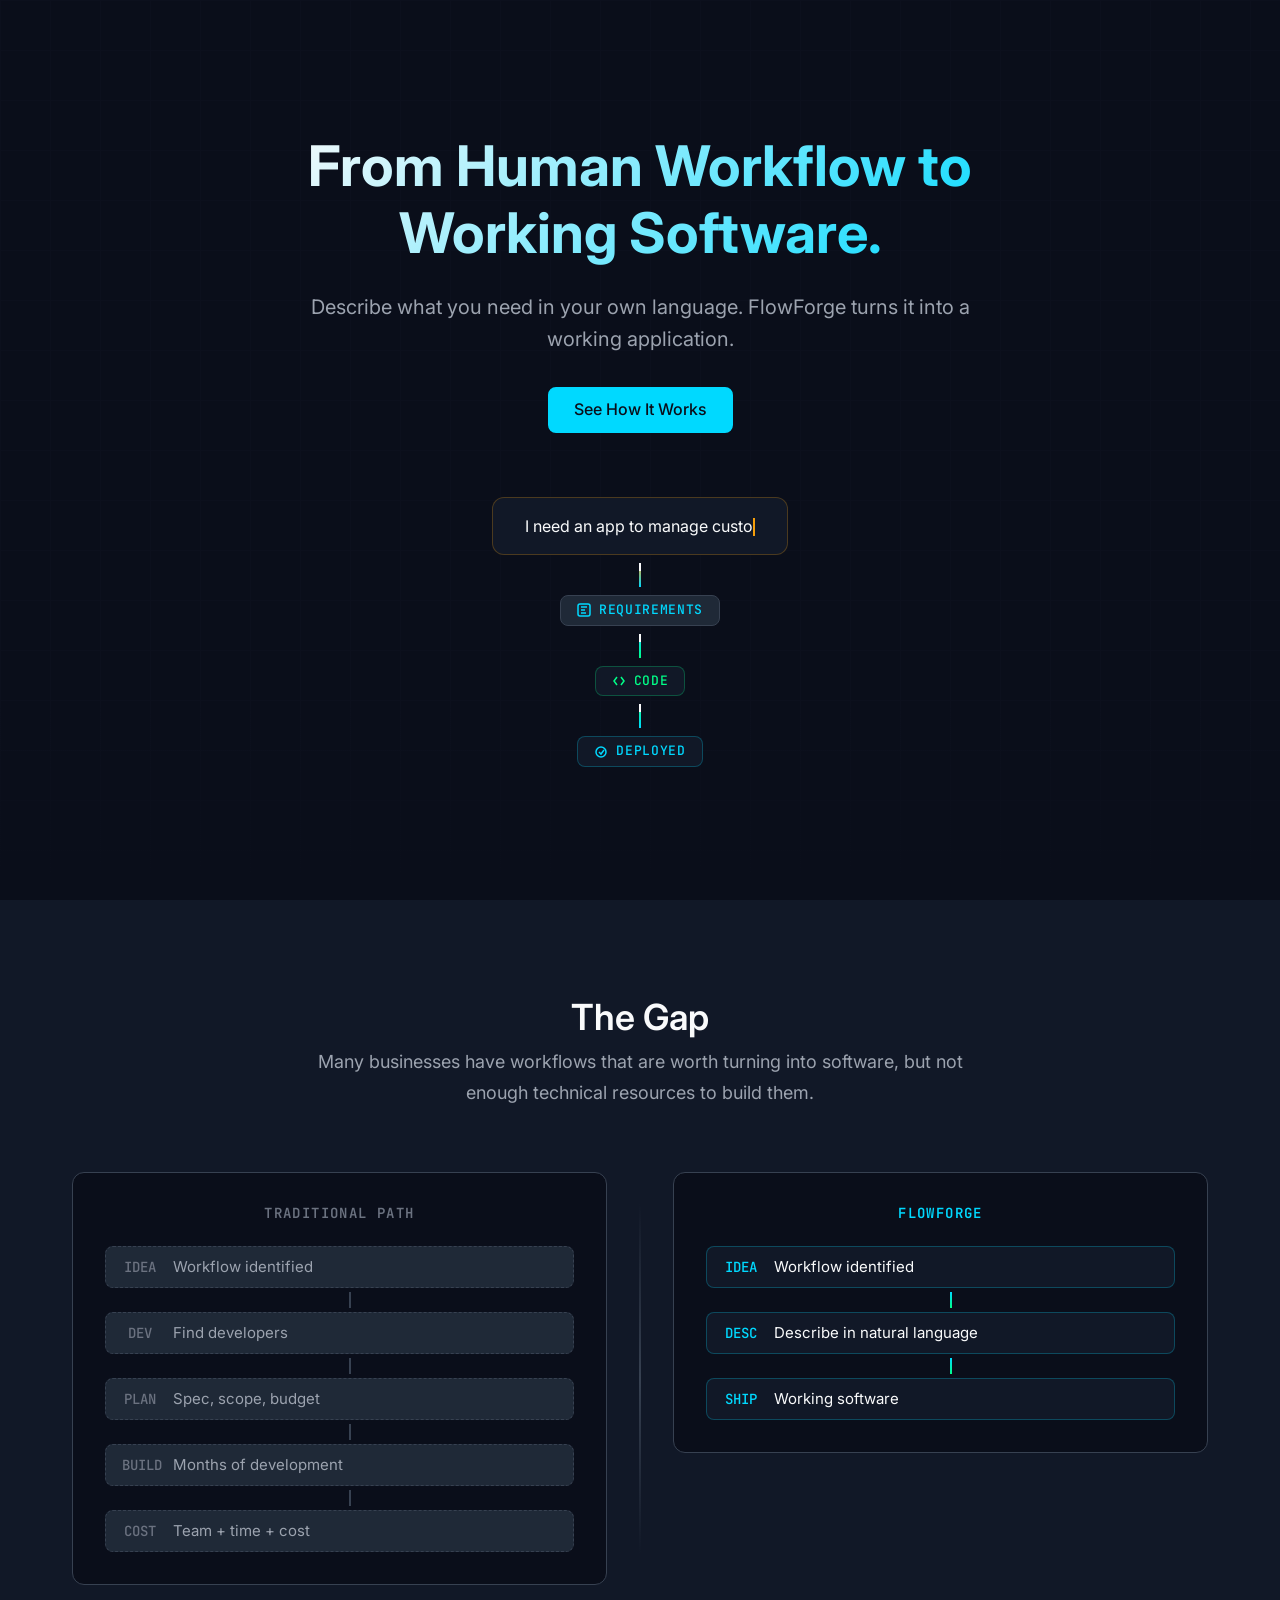
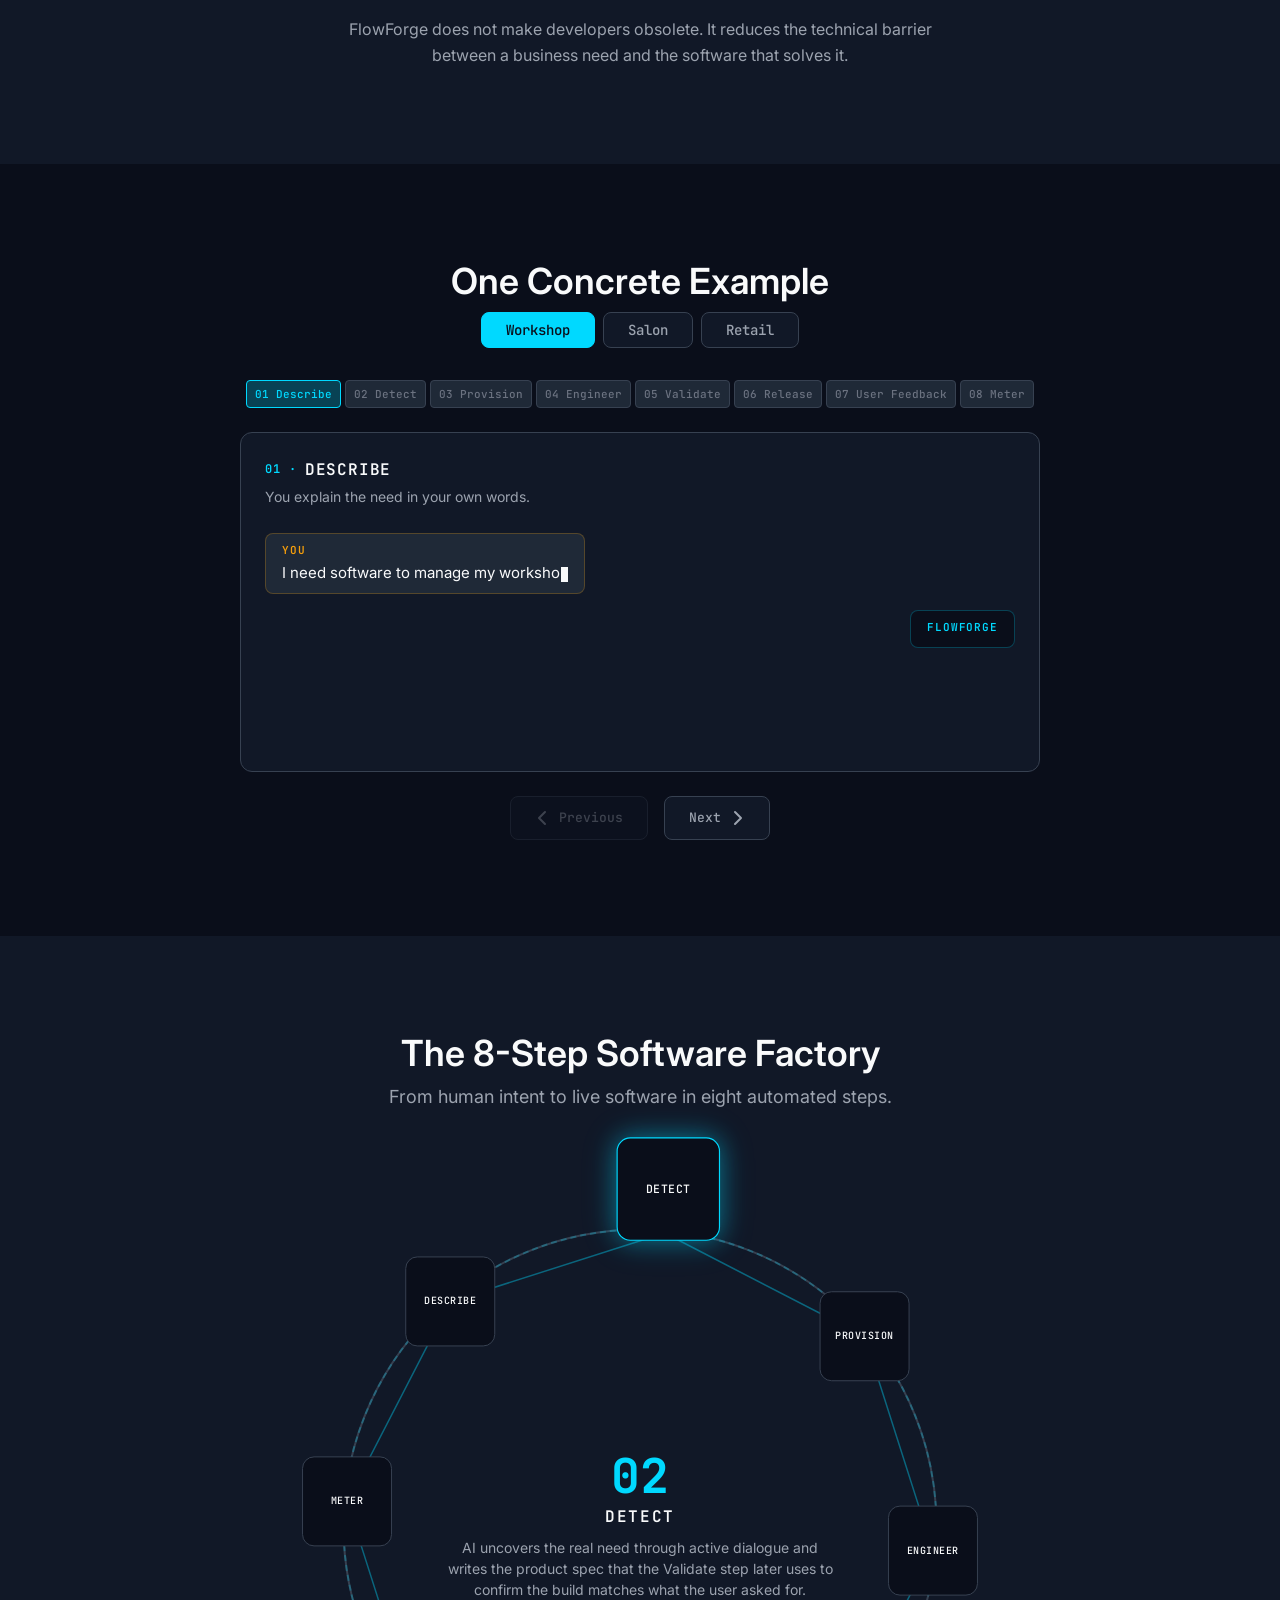
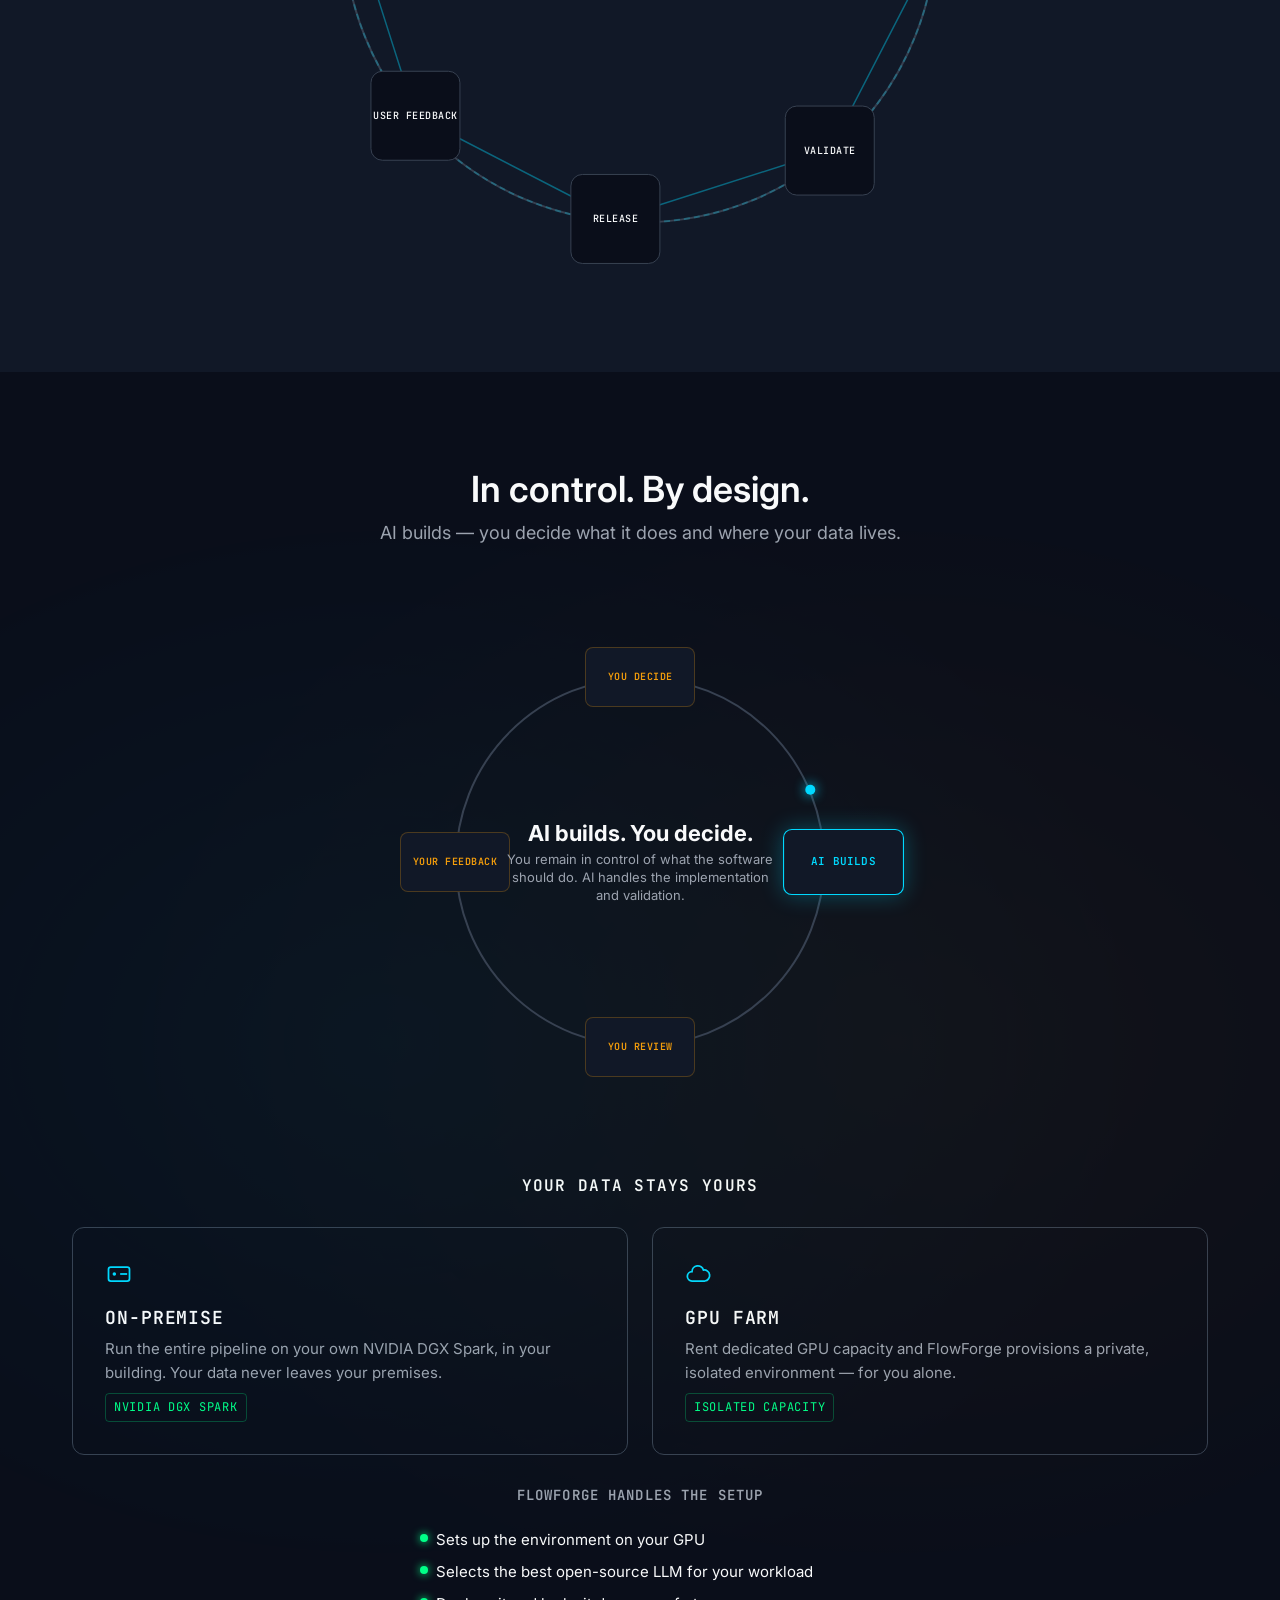
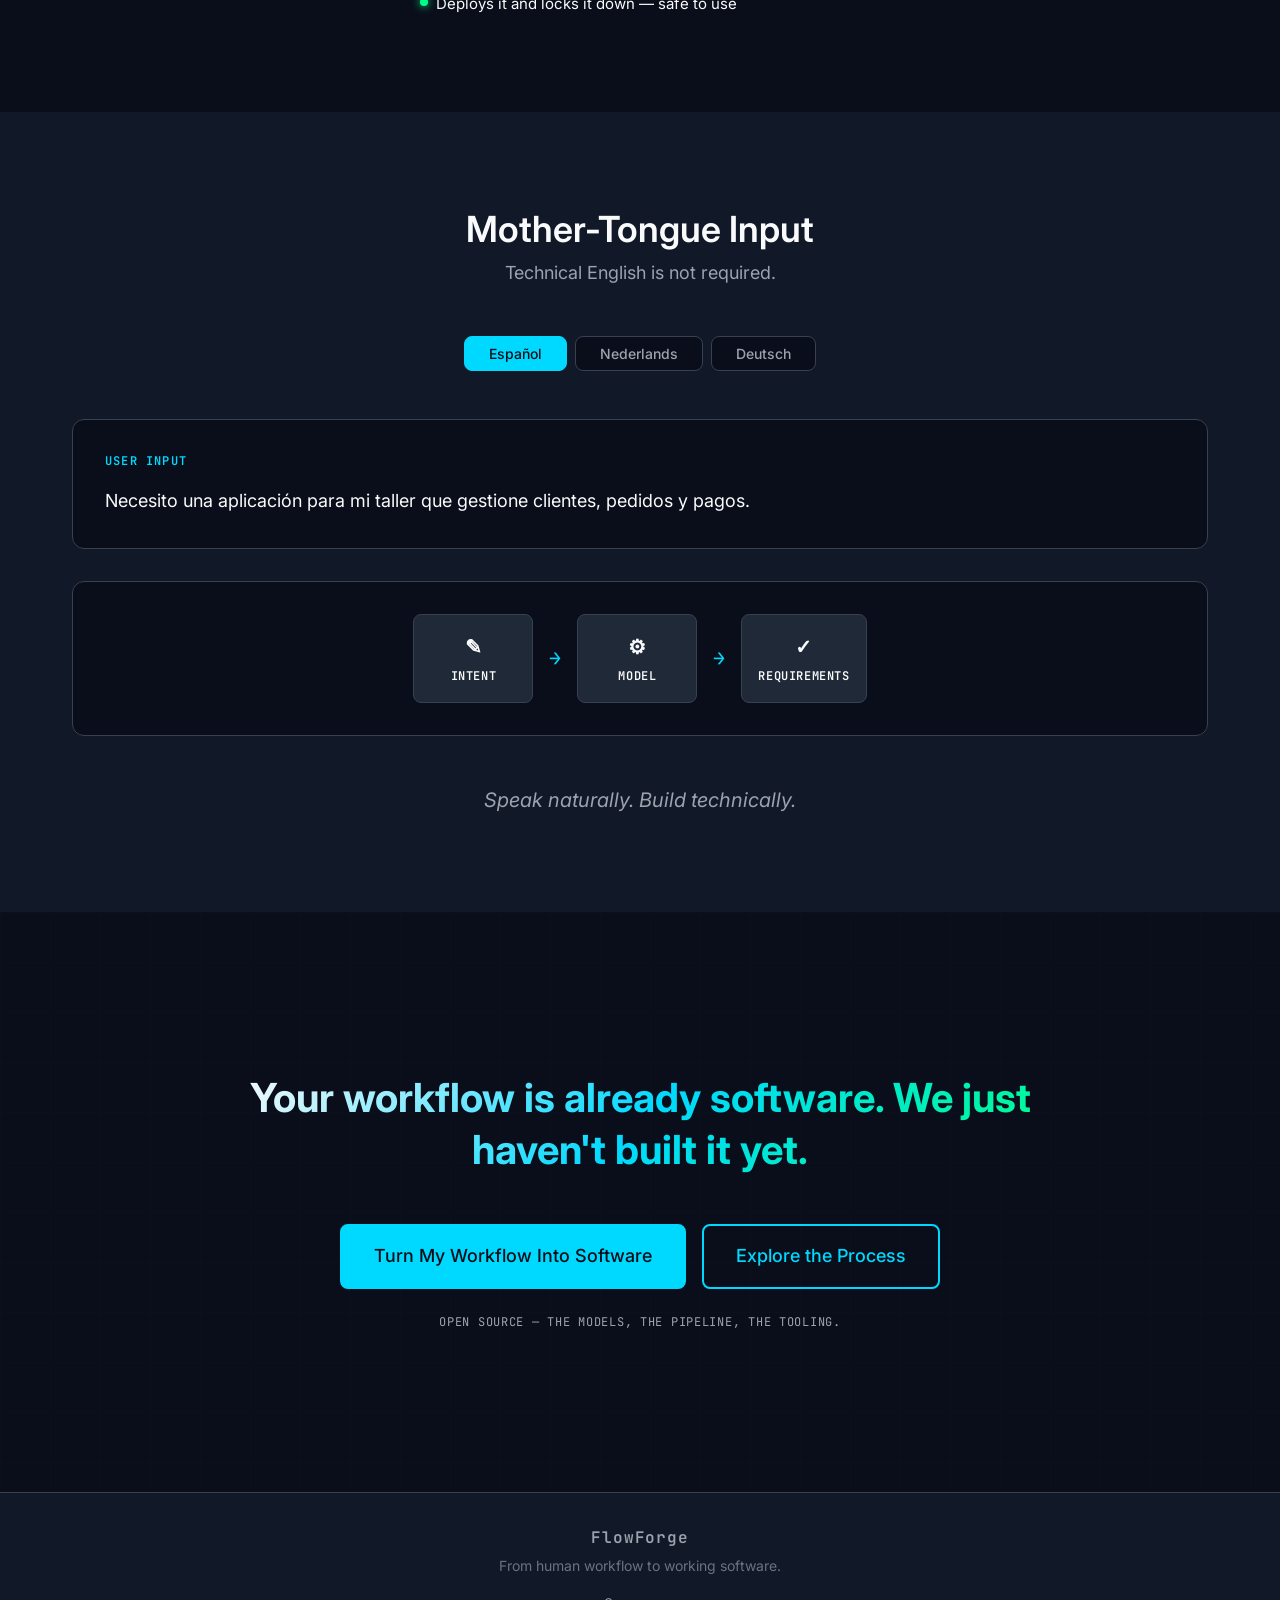
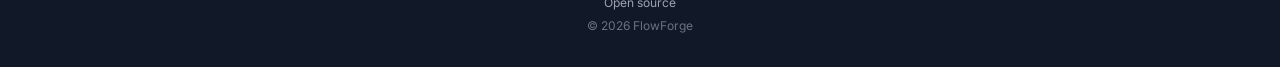
<file: flowforge.html>
<!DOCTYPE html>
<html lang="en">
<head>
  <meta charset="UTF-8">
  <meta name="viewport" content="width=device-width, initial-scale=1.0">
  <title>FlowForge — From Human Workflow to Working Software</title>
  <meta name="description" content="FlowForge turns natural language descriptions of business workflows into production-ready, tested, and deployed software — end to end.">
  <meta property="og:title" content="FlowForge — From Human Workflow to Working Software">
  <meta property="og:description" content="FlowForge turns natural language descriptions of business workflows into production-ready, tested, and deployed software — end to end.">
  <meta property="og:type" content="website">
  <link rel="preconnect" href="https://fonts.googleapis.com">
  <link rel="preconnect" href="https://fonts.gstatic.com" crossorigin>
  <link href="https://fonts.googleapis.com/css2?family=Inter:wght@400;500;600;700&family=JetBrains+Mono:wght@400;500&display=swap" rel="stylesheet">
  <style>
    /* ============================================================
       FlowForge — CSS Design System
       ============================================================ */

    /* --- Custom Properties --- */
    :root {
      --bg-primary: #0a0e1a;
      --bg-secondary: #111827;
      --bg-tertiary: #1f2937;
      --cyan: #00d9ff;
      --green: #00ff88;
      --cyan-dim: #00d9ff40;
      --green-dim: #00ff8840;
      --amber: #f59e0b;
      --amber-dim: #f59e0b40;
      --text-primary: #f9fafb;
      --text-secondary: #9ca3af;
      --text-tertiary: #6b7280;
      --border: #374151;
      --border-active: #00d9ff;
      --space-xs: 0.25rem;
      --space-sm: 0.5rem;
      --space-md: 1rem;
      --space-lg: 1.5rem;
      --space-xl: 2rem;
      --space-2xl: 3rem;
      --space-3xl: 4rem;
      --space-4xl: 6rem;
      --font-body: 'Inter', -apple-system, BlinkMacSystemFont, 'Segoe UI', sans-serif;
      --font-mono: 'JetBrains Mono', 'Fira Code', 'Consolas', monospace;
      --radius-sm: 4px;
      --radius-md: 8px;
      --radius-lg: 12px;
      --radius-xl: 16px;
      --shadow-sm: 0 1px 2px 0 rgba(0, 0, 0, 0.3);
      --shadow-md: 0 4px 6px -1px rgba(0, 0, 0, 0.4);
      --shadow-lg: 0 10px 15px -3px rgba(0, 0, 0, 0.5);
      --shadow-glow-cyan: 0 0 20px rgba(0, 217, 255, 0.3);
      --shadow-glow-green: 0 0 20px rgba(0, 255, 136, 0.3);
    }

    /* --- CSS Reset --- */
    *, *::before, *::after {
      box-sizing: border-box;
      margin: 0;
      padding: 0;
    }

    html {
      scroll-behavior: smooth;
    }

    body {
      font-family: var(--font-body);
      font-size: 16px;
      line-height: 1.6;
      color: var(--text-primary);
      background-color: var(--bg-primary);
      -webkit-font-smoothing: antialiased;
      -moz-osx-font-smoothing: grayscale;
      overflow-x: hidden;
    }

    h1, h2, h3, h4, h5, h6 {
      font-weight: 600;
      line-height: 1.2;
      margin-bottom: var(--space-md);
    }

    h1 { font-size: 3rem; }
    h2 { font-size: 2.25rem; }
    h3 { font-size: 1.875rem; }
    h4 { font-size: 1.5rem; }
    h5 { font-size: 1.25rem; }
    h6 { font-size: 1.125rem; }

    p { margin-bottom: var(--space-md); }
    p:last-child { margin-bottom: 0; }

    code, pre { font-family: var(--font-mono); }
    code {
      background-color: var(--bg-tertiary);
      padding: 0.125rem 0.375rem;
      border-radius: var(--radius-sm);
      font-size: 0.875em;
    }
    pre {
      background-color: var(--bg-secondary);
      padding: var(--space-md);
      border-radius: var(--radius-md);
      overflow-x: auto;
      margin-bottom: var(--space-md);
    }
    pre code { background: none; padding: 0; }

    /* --- Layout Utilities --- */
    .container {
      max-width: 1200px;
      margin: 0 auto;
      padding: 0 var(--space-md);
    }

    @media (min-width: 768px) {
      .container { padding: 0 var(--space-lg); }
    }
    @media (min-width: 1024px) {
      .container { padding: 0 var(--space-xl); }
    }

    /* --- Button Styles --- */
    .btn {
      display: inline-flex;
      align-items: center;
      justify-content: center;
      padding: var(--space-sm) var(--space-lg);
      font-family: var(--font-body);
      font-size: 1rem;
      font-weight: 500;
      text-decoration: none;
      border: 2px solid transparent;
      border-radius: var(--radius-md);
      cursor: pointer;
      transition: all 0.2s ease;
    }
    .btn-primary {
      background-color: var(--cyan);
      color: var(--bg-primary);
      border-color: var(--cyan);
    }
    .btn-primary:hover {
      background-color: transparent;
      color: var(--cyan);
      box-shadow: var(--shadow-glow-cyan);
    }
    .btn-secondary {
      background-color: transparent;
      color: var(--cyan);
      border-color: var(--cyan);
    }
    .btn-secondary:hover {
      background-color: var(--cyan);
      color: var(--bg-primary);
    }

    .card {
      background-color: var(--bg-secondary);
      border: 1px solid var(--border);
      border-radius: var(--radius-lg);
      padding: var(--space-lg);
      transition: border-color 0.2s ease, box-shadow 0.2s ease;
    }
    .card:hover {
      border-color: var(--border-active);
      box-shadow: var(--shadow-md);
    }

    .badge {
      display: inline-block;
      padding: var(--space-xs) var(--space-sm);
      font-size: 0.75rem;
      font-weight: 500;
      border-radius: var(--radius-sm);
      background-color: var(--bg-tertiary);
      color: var(--text-secondary);
    }
    .badge-cyan { background-color: var(--cyan-dim); color: var(--cyan); }
    .badge-green { background-color: var(--green-dim); color: var(--green); }

    /* --- Animation Keyframes --- */
    @keyframes fade-in {
      from { opacity: 0; transform: translateY(10px); }
      to { opacity: 1; transform: translateY(0); }
    }
    @keyframes slide-up {
      from { opacity: 0; transform: translateY(20px); }
      to { opacity: 1; transform: translateY(0); }
    }
    @keyframes pulse {
      0%, 100% { opacity: 1; }
      50% { opacity: 0.5; }
    }
    @keyframes glow {
      0%, 100% { box-shadow: 0 0 5px var(--cyan-dim); }
      50% { box-shadow: 0 0 20px var(--cyan), 0 0 30px var(--cyan-dim); }
    }
    @keyframes cursor-blink {
      0%, 100% { opacity: 1; }
      50% { opacity: 0; }
    }

    /* --- Responsive Breakpoints --- */
    @media (max-width: 767px) {
      .hide-mobile { display: none !important; }
    }
    @media (min-width: 768px) and (max-width: 1023px) {
      .hide-tablet { display: none !important; }
      h1 { font-size: 2.5rem; }
      h2 { font-size: 1.875rem; }
      h3 { font-size: 1.5rem; }
      .container { max-width: 90%; }
    }
    @media (min-width: 1024px) {
      .hide-desktop { display: none !important; }
    }
    @media (min-width: 1400px) {
      .container { max-width: 1280px; }
      h1 { font-size: 3.5rem; }
      h2 { font-size: 2.5rem; }
      .hero-content { max-width: 900px; }
    }

    /* --- Global Mobile Base Rules --- */
    @media (max-width: 767px) {
      img, svg { max-width: 100%; height: auto; }
      h1 { font-size: clamp(1.5rem, 5vw, 2.5rem); }
      h2 { font-size: clamp(1.375rem, 4vw, 2rem); }
      h3 { font-size: clamp(1.125rem, 3.5vw, 1.5rem); }
      h4 { font-size: clamp(1rem, 3vw, 1.25rem); }
      h5 { font-size: 1.125rem; }
      h6 { font-size: 1rem; }
      .btn { min-height: 44px; min-width: 44px; padding: 0.75rem 1.25rem; }
      .lang-tab { min-height: 44px; min-width: 44px; }
      button, a, [role="tab"] { min-height: 44px; }
      .section-intro { font-size: 0.9375rem; }
    }

    /* --- Skip Navigation Link --- */
    .skip-link {
      position: absolute;
      top: -100%;
      left: var(--space-md);
      z-index: 9999;
      padding: var(--space-sm) var(--space-lg);
      background-color: var(--cyan);
      color: var(--bg-primary);
      font-weight: 600;
      text-decoration: none;
      border-radius: var(--radius-md);
      transition: top 0.2s ease;
    }
    .skip-link:focus { top: var(--space-md); }

    /* --- Focus Indicators --- */
    :focus-visible {
      outline: 2px solid var(--cyan);
      outline-offset: 2px;
    }
    button:focus-visible,
    a:focus-visible,
    [role="tab"]:focus-visible {
      outline: 2px solid var(--cyan);
      outline-offset: 2px;
      box-shadow: 0 0 0 4px var(--cyan-dim);
    }
    :focus:not(:focus-visible) { outline: none; }
    .btn-primary:focus-visible {
      outline-color: var(--bg-primary);
      box-shadow: 0 0 0 4px var(--text-secondary);
    }
    [tabindex]:focus-visible {
      outline: 2px solid var(--cyan);
      outline-offset: 2px;
    }

    /* --- Prefers Reduced Motion --- */
    @media (prefers-reduced-motion: reduce) {
      *, *::before, *::after {
        animation-duration: 0.01ms !important;
        animation-iteration-count: 1 !important;
        transition-duration: 0.01ms !important;
        scroll-behavior: auto !important;
      }
    }

    /* ============================================================
       SECTION 1 — HERO
       ============================================================ */
    header#hero {
      position: relative;
      min-height: 100vh;
      min-height: 100dvh;
      display: flex;
      flex-direction: column;
      justify-content: center;
      align-items: center;
      padding: var(--space-4xl) 0;
      overflow: hidden;
    }
    header#hero::before {
      content: '';
      position: absolute;
      top: 0; left: 0; right: 0; bottom: 0;
      background-image:
        linear-gradient(var(--border) 1px, transparent 1px),
        linear-gradient(90deg, var(--border) 1px, transparent 1px);
      background-size: 50px 50px;
      opacity: 0.05;
      pointer-events: none;
    }
    header#hero::after {
      content: '';
      position: absolute;
      bottom: 0; left: 0; right: 0;
      height: 200px;
      background: linear-gradient(to bottom, transparent, var(--bg-primary));
      pointer-events: none;
    }

    .hero-content {
      position: relative;
      z-index: 1;
      text-align: center;
      max-width: 800px;
      margin-bottom: var(--space-3xl);
    }
    .hero-content h1 {
      font-size: clamp(2rem, 5vw, 3.5rem);
      font-weight: 700;
      margin-bottom: var(--space-lg);
      background: linear-gradient(135deg, var(--text-primary) 0%, var(--cyan) 100%);
      -webkit-background-clip: text;
      -webkit-text-fill-color: transparent;
      background-clip: text;
    }
    .hero-subheadline {
      font-size: clamp(1rem, 2vw, 1.25rem);
      color: var(--text-secondary);
      margin-bottom: var(--space-xl);
      line-height: 1.6;
    }
    .hero-cta {
      display: flex;
      gap: var(--space-md);
      justify-content: center;
      flex-wrap: wrap;
    }
    .hero-flow {
      position: relative;
      z-index: 1;
      display: flex;
      flex-direction: column;
      align-items: center;
      gap: var(--space-sm);
    }
    .hero-flow-request {
      background-color: var(--bg-secondary);
      border: 1px solid var(--amber-dim);
      border-radius: var(--radius-lg);
      padding: var(--space-md) var(--space-xl);
      max-width: 560px;
      text-align: center;
      font-size: 1rem;
      color: var(--text-primary);
      line-height: 1.5;
      min-height: 3em;
      position: relative;
    }
    .hero-flow-request .cursor {
      display: inline-block;
      width: 2px;
      height: 1.1em;
      background-color: var(--amber);
      vertical-align: text-bottom;
      animation: cursor-blink 1s step-end infinite;
    }
    .hero-flow-stage {
      display: flex;
      align-items: center;
      gap: var(--space-md);
      opacity: 0;
      animation: fade-in 0.6s ease forwards;
    }
    .hero-flow-stage:nth-child(3) { animation-delay: 2s; }
    .hero-flow-stage:nth-child(5) { animation-delay: 4s; }
    .hero-flow-stage:nth-child(7) { animation-delay: 6s; }
    .hero-flow-connector {
      width: 2px;
      height: 24px;
      position: relative;
      overflow: hidden;
      opacity: 0;
      animation: fade-in 0.4s ease forwards;
    }
    .hero-flow-connector:nth-child(2) { animation-delay: 2s; }
    .hero-flow-connector:nth-child(4) { animation-delay: 4s; }
    .hero-flow-connector:nth-child(6) { animation-delay: 6s; }
    .hero-flow-connector.req-to-spec { background: linear-gradient(to bottom, var(--amber), var(--cyan)); }
    .hero-flow-connector.spec-to-code { background: linear-gradient(to bottom, var(--cyan), var(--green)); }
    .hero-flow-connector.code-to-app { background: linear-gradient(to bottom, var(--green), var(--cyan)); }
    .hero-flow-connector::after {
      content: '';
      position: absolute;
      top: 0; left: 0;
      width: 100%;
      height: 8px;
      background: currentColor;
      box-shadow: 0 0 8px currentColor;
      animation: flow-vertical 1.5s ease-in-out infinite;
      will-change: transform, opacity;
    }
    @keyframes flow-vertical {
      0% { transform: translateY(-100%); opacity: 0; }
      50% { opacity: 1; }
      100% { transform: translateY(100%); opacity: 0; }
    }
    .hero-flow-label {
      display: inline-flex;
      align-items: center;
      gap: var(--space-sm);
      padding: var(--space-xs) var(--space-md);
      border-radius: var(--radius-md);
      font-family: var(--font-mono);
      font-size: 0.8125rem;
      font-weight: 500;
      letter-spacing: 0.05em;
      text-transform: uppercase;
    }
    .hero-flow-label.stage-spec { background-color: var(--bg-tertiary); border: 1px solid var(--border); color: var(--cyan); }
    .hero-flow-label.stage-code { background-color: var(--bg-secondary); border: 1px solid var(--green-dim); color: var(--green); }
    .hero-flow-label.stage-app { background-color: var(--bg-secondary); border: 1px solid var(--cyan-dim); color: var(--cyan); }
    .hero-flow-label .label-icon { width: 14px; height: 14px; flex-shrink: 0; }

    @media (max-width: 767px) {
      header#hero { min-height: auto; padding: var(--space-3xl) 0 var(--space-2xl); }
      .hero-content { margin-bottom: var(--space-xl); padding: 0 var(--space-sm); }
      .hero-cta { flex-direction: column; align-items: stretch; gap: var(--space-sm); padding: 0 var(--space-md); }
      .hero-cta .btn { width: 100%; justify-content: center; }
      .hero-flow-request { font-size: 0.875rem; padding: var(--space-sm) var(--space-md); max-width: 100%; }
      .hero-flow-label { font-size: 0.75rem; padding: var(--space-xs) var(--space-sm); }
    }

    /* --- Section Spacing --- */
    section { padding: var(--space-4xl) 0; }
    @media (max-width: 767px) {
      section { padding: var(--space-2xl) 0; }
    }
    .section-intro {
      text-align: center;
      color: var(--text-secondary);
      font-size: 1.125rem;
      margin-bottom: var(--space-3xl);
      max-width: 600px;
      margin-left: auto;
      margin-right: auto;
    }

    /* ============================================================
       SECTION 2 — THE PROBLEM (The Gap)
       ============================================================ */
    #problem { background-color: var(--bg-secondary); }
    #problem h2 { text-align: center; margin-bottom: var(--space-sm); }
    .problem-lead {
      text-align: center;
      font-size: 1.125rem;
      color: var(--text-secondary);
      max-width: 700px;
      margin: 0 auto var(--space-3xl);
      line-height: 1.7;
    }
    .comparison-grid {
      display: grid;
      grid-template-columns: 1fr auto 1fr;
      gap: var(--space-xl);
      align-items: start;
      margin-bottom: var(--space-xl);
    }
    .comparison-column {
      background-color: var(--bg-primary);
      border: 1px solid var(--border);
      border-radius: var(--radius-lg);
      padding: var(--space-xl);
    }
    .comparison-title {
      font-family: var(--font-mono);
      font-size: 0.875rem;
      font-weight: 600;
      text-align: center;
      margin-bottom: var(--space-lg);
      letter-spacing: 0.1em;
      text-transform: uppercase;
    }
    .comparison-traditional .comparison-title { color: var(--text-tertiary); }
    .comparison-flowforge .comparison-title { color: var(--cyan); }
    .comparison-flow { display: flex; flex-direction: column; align-items: center; gap: var(--space-xs); }
    .comparison-step {
      display: flex;
      align-items: center;
      gap: var(--space-md);
      padding: var(--space-sm) var(--space-md);
      border-radius: var(--radius-md);
      width: 100%;
    }
    .comparison-traditional .comparison-step { background-color: var(--bg-tertiary); border: 1px dashed var(--border); }
    .comparison-flowforge .comparison-step { background-color: var(--bg-secondary); border: 1px solid var(--cyan-dim); }
    .comparison-step-label { font-size: 0.9375rem; color: var(--text-primary); }
    .comparison-traditional .comparison-step-label { color: var(--text-secondary); }
    .step-icon-mono {
      font-family: var(--font-mono);
      font-size: 0.875rem;
      font-weight: 500;
      color: var(--text-tertiary);
      flex-shrink: 0;
      width: 2.5em;
      text-align: center;
    }
    .comparison-flowforge .step-icon-mono { color: var(--cyan); }
    .comparison-connector { width: 2px; height: 16px; margin-left: 1.25em; background-color: var(--border); }
    .comparison-flowforge .comparison-connector { background: linear-gradient(to bottom, var(--cyan), var(--green)); }
    .comparison-divider { width: 2px; background: linear-gradient(to bottom, transparent, var(--border), transparent); align-self: stretch; margin: var(--space-xl) 0; }
    .problem-caption {
      text-align: center;
      font-size: 1rem;
      color: var(--text-secondary);
      max-width: 600px;
      margin: var(--space-xl) auto 0;
      line-height: 1.6;
    }

    @media (max-width: 767px) {
      .comparison-grid { grid-template-columns: 1fr; gap: var(--space-lg); }
      .comparison-divider { width: 80%; height: 2px; margin: var(--space-md) auto; background: linear-gradient(to right, transparent, var(--border), transparent); }
      .comparison-column { padding: var(--space-md); }
      .comparison-title { font-size: 0.8125rem; margin-bottom: var(--space-md); }
      .comparison-step { padding: var(--space-xs) var(--space-sm); gap: var(--space-sm); }
      .comparison-step-label { font-size: 0.8125rem; }
      .step-icon-mono { font-size: 0.75rem; width: 2em; }
      .comparison-connector { height: 10px; }
      .problem-caption { font-size: 0.9375rem; padding: 0 var(--space-sm); }
      .problem-lead { font-size: 1rem; padding: 0 var(--space-sm); }
    }

    /* ============================================================
       SECTION 3 — PRODUCT IN ACTION (chat walkthrough)
       ============================================================ */
    #product-in-action { background-color: var(--bg-primary); position: relative; }
    #product-in-action h2 { text-align: center; margin-bottom: var(--space-sm); }

    /* Scenario tabs */
    .scenario-tabs {
      display: flex;
      justify-content: center;
      gap: var(--space-sm);
      margin-bottom: var(--space-xl);
    }
    .scenario-tab {
      padding: var(--space-sm) var(--space-lg);
      font-family: var(--font-mono);
      font-size: 0.875rem;
      font-weight: 500;
      color: var(--text-secondary);
      background-color: var(--bg-secondary);
      border: 1px solid var(--border);
      border-radius: var(--radius-md);
      cursor: pointer;
      transition: all 0.2s ease;
    }
    .scenario-tab:hover { border-color: var(--border-active); color: var(--text-primary); }
    .scenario-tab.active {
      background-color: var(--cyan);
      color: var(--bg-primary);
      border-color: var(--cyan);
    }

    /* Step rail */
    .step-rail {
      display: flex;
      justify-content: center;
      gap: 4px;
      margin-bottom: var(--space-lg);
      flex-wrap: wrap;
    }
    .step-rail-chip {
      padding: var(--space-xs) var(--space-sm);
      font-family: var(--font-mono);
      font-size: 0.6875rem;
      font-weight: 500;
      color: var(--text-tertiary);
      background-color: var(--bg-tertiary);
      border: 1px solid var(--border);
      border-radius: var(--radius-sm);
      cursor: pointer;
      transition: all 0.2s ease;
      white-space: nowrap;
      min-height: 28px;
      display: inline-flex;
      align-items: center;
      gap: 4px;
    }
    .step-rail-chip:hover { border-color: var(--cyan); color: var(--text-primary); }
    .step-rail-chip[aria-current="step"] {
      background-color: var(--cyan-dim);
      border-color: var(--cyan);
      color: var(--cyan);
    }
    .step-rail-chip.done {
      background-color: var(--green-dim);
      border-color: var(--green);
      color: var(--green);
    }

    /* Step frame */
    .step-frame {
      background-color: var(--bg-secondary);
      border: 1px solid var(--border);
      border-radius: var(--radius-lg);
      padding: var(--space-lg);
      max-width: 800px;
      margin: 0 auto var(--space-lg);
      animation: fade-in 0.35s ease;
      min-height: 340px;
    }

    .step-header {
      display: flex;
      align-items: center;
      gap: var(--space-sm);
      margin-bottom: var(--space-xs);
    }
    .step-number {
      font-family: var(--font-mono);
      font-size: 0.75rem;
      font-weight: 600;
      color: var(--cyan);
      letter-spacing: 0.08em;
      text-transform: uppercase;
    }
    .step-title {
      font-family: var(--font-mono);
      font-size: 1rem;
      font-weight: 600;
      color: var(--text-primary);
      text-transform: uppercase;
      letter-spacing: 0.05em;
    }
    .step-caption {
      font-size: 0.875rem;
      color: var(--text-secondary);
      margin-bottom: var(--space-lg);
      margin-top: 0;
    }

    /* Chat area */
    .chat-area {
      display: flex;
      flex-direction: column;
      gap: var(--space-md);
      margin-bottom: var(--space-lg);
    }
    .chat-bubble {
      max-width: 85%;
      padding: var(--space-sm) var(--space-md);
      border-radius: var(--radius-md);
      font-size: 0.9375rem;
      line-height: 1.5;
      position: relative;
    }
    .chat-bubble-user {
      align-self: flex-start;
      background-color: var(--bg-tertiary);
      border: 1px solid var(--amber-dim);
      color: var(--text-primary);
    }
    .chat-bubble-user::before {
      content: attr(aria-label);
      display: block;
      font-family: var(--font-mono);
      font-size: 0.6875rem;
      font-weight: 600;
      color: var(--amber);
      text-transform: uppercase;
      letter-spacing: 0.08em;
      margin-bottom: 4px;
    }
    .chat-bubble-flowforge {
      align-self: flex-end;
      background-color: var(--bg-primary);
      border: 1px solid var(--cyan-dim);
      color: var(--text-primary);
    }
    .chat-bubble-flowforge::before {
      content: attr(aria-label);
      display: block;
      font-family: var(--font-mono);
      font-size: 0.6875rem;
      font-weight: 600;
      color: var(--cyan);
      text-transform: uppercase;
      letter-spacing: 0.08em;
      margin-bottom: 4px;
      text-align: right;
    }

    /* Step artifact */
    .step-artifact {
      animation: fade-in 0.35s ease;
    }

    /* Artifact: repo badges */
    .artifact-repo {
      display: flex;
      align-items: center;
      justify-content: center;
      gap: var(--space-md);
      flex-wrap: wrap;
    }
    .repo-badge {
      display: inline-flex;
      align-items: center;
      gap: var(--space-xs);
      padding: var(--space-xs) var(--space-sm);
      background-color: var(--cyan-dim);
      color: var(--cyan);
      font-family: var(--font-mono);
      font-size: 0.75rem;
      font-weight: 600;
      border-radius: var(--radius-sm);
    }

    /* Artifact: code snippet */
    .artifact-code {
      background-color: var(--bg-primary);
      border: 1px solid var(--border);
      border-radius: var(--radius-md);
      padding: var(--space-md) var(--space-lg);
      font-family: var(--font-mono);
      font-size: 0.8125rem;
      line-height: 1.8;
      color: var(--text-secondary);
      overflow-x: auto;
    }
    .artifact-code .kw { color: var(--cyan); }
    .artifact-code .str { color: var(--green); }
    .artifact-code .cmt { color: var(--text-tertiary); }
    .artifact-code .fn { color: var(--amber); }
    .artifact-code .type-cursor {
      display: inline-block;
      width: 8px;
      height: 1.1em;
      background-color: var(--cyan);
      vertical-align: text-bottom;
      animation: cursor-blink 0.8s step-end infinite;
    }
    .chat-bubble .type-cursor {
      display: inline-block;
      width: 7px;
      height: 1em;
      margin-left: 1px;
      background-color: currentColor;
      vertical-align: text-bottom;
      animation: cursor-blink 0.8s step-end infinite;
    }
    .typing-indicator {
      display: inline-flex;
      align-items: center;
      gap: 4px;
      padding: 2px 0;
    }
    .typing-indicator span {
      width: 6px;
      height: 6px;
      border-radius: 50%;
      background-color: var(--cyan);
      animation: typing-dot 1.2s ease-in-out infinite;
    }
    .typing-indicator span:nth-child(2) { animation-delay: 0.15s; }
    .typing-indicator span:nth-child(3) { animation-delay: 0.3s; }
    @keyframes typing-dot {
      0%, 60%, 100% { opacity: 0.25; transform: translateY(0); }
      30% { opacity: 1; transform: translateY(-3px); }
    }

    /* Artifact: validation badges */
    .artifact-validate {
      display: flex;
      align-items: center;
      justify-content: center;
      gap: var(--space-md);
      flex-wrap: wrap;
    }
    .validate-badge {
      display: inline-flex;
      align-items: center;
      gap: var(--space-xs);
      padding: var(--space-xs) var(--space-sm);
      background-color: var(--green-dim);
      color: var(--green);
      font-family: var(--font-mono);
      font-size: 0.75rem;
      font-weight: 600;
      border-radius: var(--radius-sm);
    }

    /* Artifact: browser window */
    .artifact-browser {
      background-color: var(--bg-secondary);
      border: 1px solid var(--border);
      border-radius: var(--radius-lg);
      overflow: hidden;
      max-width: 720px;
      margin: 0 auto;
      opacity: 0;
      transform: scale(0.96) translateY(8px);
      transition: opacity 0.5s ease, transform 0.5s ease;
    }
    .artifact-browser.visible {
      opacity: 1;
      transform: scale(1) translateY(0);
    }
    .browser-bar {
      display: flex;
      align-items: center;
      gap: var(--space-sm);
      padding: var(--space-sm) var(--space-md);
      background-color: var(--bg-tertiary);
      border-bottom: 1px solid var(--border);
    }
    .browser-url {
      flex: 1;
      font-family: var(--font-mono);
      font-size: 0.75rem;
      color: var(--text-tertiary);
      background-color: var(--bg-primary);
      border: 1px solid var(--border);
      border-radius: var(--radius-sm);
      padding: var(--space-xs) var(--space-sm);
      margin-left: var(--space-md);
    }
    .browser-body {
      padding: var(--space-md);
      min-height: 280px;
    }
    .term-dot { width: 10px; height: 10px; border-radius: 50%; }
    .term-dot.red { background-color: #ef4444; }
    .term-dot.yellow { background-color: #f59e0b; }
    .term-dot.green { background-color: #22c55e; }

    /* Artifact: version badge */
    .version-badge {
      display: inline-flex;
      align-items: center;
      gap: var(--space-xs);
      padding: var(--space-xs) var(--space-sm);
      background-color: var(--green-dim);
      color: var(--green);
      font-family: var(--font-mono);
      font-size: 0.75rem;
      font-weight: 600;
      border-radius: var(--radius-sm);
    }
    .version-badge .version-arrow {
      color: var(--text-tertiary);
      margin: 0 2px;
    }

    /* Artifact: summary card (Meter step) */
    .artifact-summary {
      background-color: var(--bg-primary);
      border: 1px solid var(--border);
      border-radius: var(--radius-md);
      padding: var(--space-md) var(--space-lg);
      max-width: 400px;
      margin: 0 auto;
      display: flex;
      flex-direction: column;
      gap: var(--space-sm);
    }
    .summary-row {
      display: flex;
      justify-content: space-between;
      font-size: 0.875rem;
    }
    .summary-label { color: var(--text-secondary); }
    .summary-value { font-family: var(--font-mono); font-weight: 600; color: var(--text-primary); }

    /* Step navigation */
    .step-nav {
      display: flex;
      justify-content: center;
      gap: var(--space-md);
      margin-top: var(--space-lg);
    }
    .step-nav-btn {
      display: inline-flex;
      align-items: center;
      gap: var(--space-sm);
      padding: var(--space-sm) var(--space-lg);
      font-family: var(--font-mono);
      font-size: 0.8125rem;
      font-weight: 500;
      color: var(--text-secondary);
      background-color: var(--bg-secondary);
      border: 1px solid var(--border);
      border-radius: var(--radius-md);
      cursor: pointer;
      transition: all 0.2s ease;
      min-height: 44px;
    }
    .step-nav-btn:hover:not(:disabled) {
      border-color: var(--cyan);
      color: var(--cyan);
    }
    .step-nav-btn:disabled {
      opacity: 0.35;
      cursor: default;
    }
    .step-nav-btn:focus-visible {
      outline: 2px solid var(--cyan);
      outline-offset: 2px;
      box-shadow: 0 0 0 4px var(--cyan-dim);
    }

    /* --- MOCKUP: Workshop --- */
    .mock-workshop { display: grid; grid-template-columns: 180px 1fr; gap: var(--space-md); min-height: 320px; }
    .mock-sidebar {
      background-color: var(--bg-primary);
      border-radius: var(--radius-md);
      padding: var(--space-md);
      display: flex;
      flex-direction: column;
      gap: var(--space-xs);
    }
    .mock-sidebar-logo {
      font-family: var(--font-mono);
      font-weight: 700;
      font-size: 0.875rem;
      color: var(--cyan);
      padding: var(--space-xs) 0;
      margin-bottom: var(--space-sm);
      border-bottom: 1px solid var(--border);
    }
    .mock-nav-item {
      font-size: 0.75rem;
      color: var(--text-secondary);
      padding: var(--space-xs) var(--space-sm);
      border-radius: var(--radius-sm);
      cursor: default;
    }
    .mock-nav-item.mock-active { background-color: var(--cyan-dim); color: var(--cyan); }
    .mock-dashboard { display: flex; flex-direction: column; gap: var(--space-md); }
    .mock-stats { display: grid; grid-template-columns: repeat(3, 1fr); gap: var(--space-sm); }
    .mock-stat-card {
      background-color: var(--bg-primary);
      border: 1px solid var(--border);
      border-radius: var(--radius-md);
      padding: var(--space-sm) var(--space-md);
    }
    .mock-stat-label { font-size: 0.6875rem; color: var(--text-tertiary); text-transform: uppercase; letter-spacing: 0.05em; }
    .mock-stat-value { font-size: 1.5rem; font-weight: 700; color: var(--text-primary); }
    .mock-stat-value.cyan { color: var(--cyan); }
    .mock-stat-value.green { color: var(--green); }
    .mock-stat-value.amber { color: var(--amber); }

    .mock-chart {
      background-color: var(--bg-primary);
      border: 1px solid var(--border);
      border-radius: var(--radius-md);
      padding: var(--space-md);
    }
    .mock-chart-title { font-size: 0.75rem; color: var(--text-secondary); margin-bottom: var(--space-sm); }
    .mock-chart-bars {
      display: flex;
      align-items: flex-end;
      gap: 4px;
      height: 60px;
    }
    .mock-bar {
      flex: 1;
      background: linear-gradient(to top, var(--cyan), var(--green));
      border-radius: 2px 2px 0 0;
      min-height: 8px;
    }

    .mock-table {
      background-color: var(--bg-primary);
      border: 1px solid var(--border);
      border-radius: var(--radius-md);
      overflow: hidden;
    }
    .mock-table-header {
      display: grid;
      grid-template-columns: 2fr 1fr 1fr 1fr;
      gap: var(--space-sm);
      padding: var(--space-sm) var(--space-md);
      background-color: var(--bg-tertiary);
      font-size: 0.6875rem;
      color: var(--text-tertiary);
      text-transform: uppercase;
      letter-spacing: 0.05em;
    }
    .mock-table-row {
      display: grid;
      grid-template-columns: 2fr 1fr 1fr 1fr;
      gap: var(--space-sm);
      padding: var(--space-sm) var(--space-md);
      border-top: 1px solid var(--border);
      font-size: 0.75rem;
      color: var(--text-secondary);
    }
    .mock-chip {
      display: inline-block;
      padding: 2px 6px;
      border-radius: 999px;
      font-size: 0.625rem;
      font-weight: 600;
      text-transform: uppercase;
    }
    .mock-chip-paid { background-color: var(--green-dim); color: var(--green); }
    .mock-chip-pending { background-color: var(--amber-dim); color: var(--amber); }
    .mock-chip-overdue { background-color: #ef444440; color: #ef4444; }

    /* --- MOCKUP: Salon --- */
    .mock-salon { display: flex; flex-direction: column; gap: var(--space-md); }
    .mock-salon-header {
      display: flex;
      justify-content: space-between;
      align-items: center;
    }
    .mock-salon-title { font-size: 1rem; font-weight: 700; color: var(--text-primary); }
    .mock-revenue-figure { font-family: var(--font-mono); font-size: 1.25rem; font-weight: 700; color: var(--green); }
    .mock-salon-grid { display: grid; grid-template-columns: 1fr 1fr; gap: var(--space-md); }
    .mock-appointments {
      background-color: var(--bg-primary);
      border: 1px solid var(--border);
      border-radius: var(--radius-md);
      padding: var(--space-md);
    }
    .mock-appt-title { font-size: 0.75rem; color: var(--text-secondary); text-transform: uppercase; margin-bottom: var(--space-sm); }
    .mock-appt-item {
      display: flex;
      justify-content: space-between;
      align-items: center;
      padding: var(--space-xs) 0;
      border-bottom: 1px solid var(--border);
      font-size: 0.75rem;
    }
    .mock-appt-item:last-child { border-bottom: none; }
    .mock-appt-time { font-family: var(--font-mono); color: var(--cyan); font-weight: 500; }
    .mock-appt-name { color: var(--text-primary); }
    .mock-appt-status {
      display: inline-block;
      padding: 2px 6px;
      border-radius: 999px;
      font-size: 0.625rem;
      font-weight: 600;
    }
    .mock-appt-status.confirmed { background-color: var(--green-dim); color: var(--green); }
    .mock-appt-status.waiting { background-color: var(--amber-dim); color: var(--amber); }
    .mock-appt-status.done { background-color: var(--cyan-dim); color: var(--cyan); }

    .mock-staff {
      background-color: var(--bg-primary);
      border: 1px solid var(--border);
      border-radius: var(--radius-md);
      padding: var(--space-md);
    }
    .mock-staff-title { font-size: 0.75rem; color: var(--text-secondary); text-transform: uppercase; margin-bottom: var(--space-sm); }
    .mock-staff-item {
      display: flex;
      align-items: center;
      gap: var(--space-sm);
      padding: var(--space-xs) 0;
      border-bottom: 1px solid var(--border);
      font-size: 0.75rem;
    }
    .mock-staff-item:last-child { border-bottom: none; }
    .mock-staff-avatar {
      width: 24px;
      height: 24px;
      border-radius: 50%;
      background-color: var(--bg-tertiary);
      display: flex;
      align-items: center;
      justify-content: center;
      font-size: 0.625rem;
      font-weight: 600;
      color: var(--text-secondary);
    }
    .mock-staff-name { color: var(--text-primary); }
    .mock-staff-role { color: var(--text-tertiary); font-size: 0.6875rem; }

    .mock-customers {
      background-color: var(--bg-primary);
      border: 1px solid var(--border);
      border-radius: var(--radius-md);
      padding: var(--space-md);
    }
    .mock-customers-title { font-size: 0.75rem; color: var(--text-secondary); text-transform: uppercase; margin-bottom: var(--space-sm); }
    .mock-customer-item {
      display: flex;
      justify-content: space-between;
      padding: var(--space-xs) 0;
      border-bottom: 1px solid var(--border);
      font-size: 0.75rem;
      color: var(--text-secondary);
    }
    .mock-customer-item:last-child { border-bottom: none; }

    /* --- MOCKUP: Retail --- */
    .mock-retail { display: flex; flex-direction: column; gap: var(--space-md); }
    .mock-retail-header {
      display: flex;
      justify-content: space-between;
      align-items: center;
    }
    .mock-retail-title { font-size: 1rem; font-weight: 700; color: var(--text-primary); }
    .mock-alert-badge {
      display: inline-flex;
      align-items: center;
      gap: var(--space-xs);
      padding: var(--space-xs) var(--space-sm);
      background-color: #ef444440;
      color: #ef4444;
      font-family: var(--font-mono);
      font-size: 0.6875rem;
      font-weight: 600;
      border-radius: var(--radius-sm);
    }
    .mock-retail-stats { display: grid; grid-template-columns: repeat(3, 1fr); gap: var(--space-sm); }
    .mock-retail-stat {
      background-color: var(--bg-primary);
      border: 1px solid var(--border);
      border-radius: var(--radius-md);
      padding: var(--space-sm) var(--space-md);
    }
    .mock-retail-stat-label { font-size: 0.6875rem; color: var(--text-tertiary); text-transform: uppercase; }
    .mock-retail-stat-value { font-size: 1.25rem; font-weight: 700; color: var(--text-primary); }

    .mock-inventory {
      background-color: var(--bg-primary);
      border: 1px solid var(--border);
      border-radius: var(--radius-md);
      overflow: hidden;
    }
    .mock-inv-header {
      display: grid;
      grid-template-columns: 2fr 1fr 1.5fr 1fr;
      gap: var(--space-sm);
      padding: var(--space-sm) var(--space-md);
      background-color: var(--bg-tertiary);
      font-size: 0.6875rem;
      color: var(--text-tertiary);
      text-transform: uppercase;
      letter-spacing: 0.05em;
    }
    .mock-inv-row {
      display: grid;
      grid-template-columns: 2fr 1fr 1.5fr 1fr;
      gap: var(--space-sm);
      padding: var(--space-sm) var(--space-md);
      border-top: 1px solid var(--border);
      font-size: 0.75rem;
      color: var(--text-secondary);
      align-items: center;
    }
    .mock-stock-bar {
      height: 6px;
      background-color: var(--bg-tertiary);
      border-radius: 3px;
      overflow: hidden;
    }
    .mock-stock-fill {
      height: 100%;
      border-radius: 3px;
      transition: width 0.5s ease;
    }
    .mock-stock-fill.high { background-color: var(--green); }
    .mock-stock-fill.mid { background-color: var(--amber); }
    .mock-stock-fill.low { background-color: #ef4444; }
    .mock-inv-low { color: #ef4444; font-weight: 600; }

    /* Salon: weekly schedule view (v1.1.0) */
    .mock-schedule-view {
      display: flex;
      flex-direction: column;
      gap: var(--space-sm);
    }
    .mock-schedule-row {
      display: grid;
      grid-template-columns: 80px 1fr 1fr 1fr;
      gap: var(--space-sm);
      padding: var(--space-xs) 0;
      border-bottom: 1px solid var(--border);
      font-size: 0.75rem;
    }
    .mock-schedule-row:last-child { border-bottom: none; }
    .mock-schedule-day { font-family: var(--font-mono); color: var(--cyan); font-weight: 500; }
    .mock-schedule-slot {
      padding: 2px 6px;
      border-radius: var(--radius-sm);
      text-align: center;
    }
    .mock-schedule-slot.booked { background-color: var(--cyan-dim); color: var(--cyan); }
    .mock-schedule-slot.available { background-color: var(--green-dim); color: var(--green); }
    .mock-schedule-slot.off { background-color: var(--bg-tertiary); color: var(--text-tertiary); }

    /* Retail: reorder button (v1.1.0) */
    .mock-reorder-btn {
      display: inline-flex;
      align-items: center;
      gap: 4px;
      padding: 2px 8px;
      font-family: var(--font-mono);
      font-size: 0.625rem;
      font-weight: 600;
      color: var(--green);
      background-color: var(--green-dim);
      border: 1px solid var(--green-dim);
      border-radius: var(--radius-sm);
      cursor: default;
    }

    /* --- Responsive --- */
    @media (max-width: 767px) {
      .scenario-tabs { gap: var(--space-xs); flex-wrap: wrap; }
      .scenario-tab { padding: var(--space-sm) var(--space-md); font-size: 0.8125rem; }
      .step-frame { padding: var(--space-md); min-height: auto; }
      .chat-bubble { max-width: 95%; }
      .step-rail { gap: 3px; }
      .step-rail-chip { font-size: 0.625rem; padding: 2px 6px; }
      .mock-workshop { grid-template-columns: 1fr; }
      .mock-sidebar { flex-direction: row; flex-wrap: wrap; gap: var(--space-xs); }
      .mock-sidebar-logo { width: 100%; }
      .mock-stats { grid-template-columns: 1fr; }
      .mock-salon-grid { grid-template-columns: 1fr; }
      .mock-retail-stats { grid-template-columns: 1fr; }
      .mock-table-header, .mock-table-row { grid-template-columns: 1.5fr 1fr 1fr; }
      .mock-table-header > :last-child, .mock-table-row > :last-child { display: none; }
      .mock-inv-header, .mock-inv-row { grid-template-columns: 1.5fr 0.75fr 1.5fr; }
      .mock-inv-header > :last-child, .mock-inv-row > :last-child { display: none; }
      .browser-body { padding: var(--space-sm); }
      .artifact-code { font-size: 0.6875rem; padding: var(--space-sm) var(--space-md); }
      .step-nav-btn { font-size: 0.75rem; padding: var(--space-sm) var(--space-md); }
    }

    /* ============================================================
       SECTION 4 — 9-STEP CIRCULAR FACTORY
       ============================================================ */
    #pipeline {
      background-color: var(--bg-secondary);
      position: relative;
      overflow: hidden;
    }
    #pipeline h2 { text-align: center; margin-bottom: var(--space-sm); }

    .factory-container {
      position: relative;
      width: 100%;
      max-width: 700px;
      margin: 0 auto;
      aspect-ratio: 1 / 1;
    }

    .factory-orbit {
      position: absolute;
      top: 50%;
      left: 50%;
      transform: translate(-50%, -50%);
      width: 100%;
      height: 100%;
    }

    .factory-orbit-ring {
      position: absolute;
      top: 50%;
      left: 50%;
      transform: translate(-50%, -50%);
      width: 85%;
      height: 85%;
      border-radius: 50%;
      border: 2px solid var(--border);
    }
    .factory-orbit-ring-animated {
      position: absolute;
      top: 50%;
      left: 50%;
      transform: translate(-50%, -50%);
      width: 85%;
      height: 85%;
      border-radius: 50%;
      border: 2px dashed var(--cyan-dim);
      animation: orbit-spin 20s linear infinite;
    }
    @keyframes orbit-spin {
      to { transform: translate(-50%, -50%) rotate(360deg); }
    }

    .factory-node {
      position: absolute;
      top: 50%;
      left: 50%;
      width: 90px;
      height: 90px;
      margin-left: -45px;
      margin-top: -45px;
      display: flex;
      flex-direction: column;
      align-items: center;
      justify-content: center;
      background-color: var(--bg-primary);
      border: 1px solid var(--border);
      border-radius: var(--radius-lg);
      cursor: pointer;
      transition: border-color 0.3s ease, box-shadow 0.3s ease, scale 0.3s ease;
      z-index: 2;
    }
    .factory-node:hover {
      border-color: var(--border-active);
      box-shadow: var(--shadow-glow-cyan);
    }
    .factory-node.active {
      border-color: var(--cyan);
      box-shadow: var(--shadow-glow-cyan), 0 0 30px var(--cyan-dim);
      scale: 1.15;
      z-index: 3;
    }
    .factory-node:focus-visible {
      outline: 2px solid var(--cyan);
      outline-offset: 3px;
    }
    .factory-node .node-title {
      font-family: var(--font-mono);
      font-size: 0.625rem;
      font-weight: 500;
      color: var(--text-primary);
      text-transform: uppercase;
      letter-spacing: 0.05em;
      text-align: center;
      line-height: 1.2;
    }
    .factory-node.active .node-title { color: var(--text-primary); }

    /* Counter-rotation wrapper keeps labels upright */
    .factory-node-inner {
      width: 100%;
      height: 100%;
      display: flex;
      flex-direction: column;
      align-items: center;
      justify-content: center;
    }

    /* Center description */
    .factory-center {
      position: absolute;
      top: 50%;
      left: 50%;
      transform: translate(-50%, -50%);
      width: 55%;
      text-align: center;
      z-index: 4;
      pointer-events: none;
    }
    .factory-center-num {
      font-family: var(--font-mono);
      font-size: clamp(2rem, 5vw, 3rem);
      font-weight: 700;
      color: var(--cyan);
      line-height: 1;
      margin-bottom: var(--space-xs);
    }
    .factory-center-title {
      font-family: var(--font-mono);
      font-size: clamp(0.75rem, 2vw, 1rem);
      font-weight: 600;
      color: var(--text-primary);
      text-transform: uppercase;
      letter-spacing: 0.1em;
      margin-bottom: var(--space-sm);
    }
    .factory-center-desc {
      font-size: clamp(0.75rem, 1.5vw, 0.875rem);
      color: var(--text-secondary);
      line-height: 1.5;
      opacity: 0;
      transform: translateY(5px);
      transition: opacity 0.35s ease, transform 0.35s ease;
    }
    .factory-center-desc.visible {
      opacity: 1;
      transform: translateY(0);
    }

    /* Particle dots on orbit */
    .factory-particle {
      position: absolute;
      width: 4px;
      height: 4px;
      border-radius: 50%;
      background-color: var(--cyan);
      box-shadow: 0 0 6px var(--cyan);
      z-index: 1;
      pointer-events: none;
    }

    /* Connecting lines between nodes */
    .factory-lines {
      position: absolute;
      top: 0;
      left: 0;
      width: 100%;
      height: 100%;
      z-index: 1;
      pointer-events: none;
    }

    @media (max-width: 767px) {
      .factory-container { max-width: 360px; }
      .factory-node { width: 70px; height: 70px; margin-left: -35px; margin-top: -35px; }
      .factory-node .node-title { font-size: 0.5rem; }
      .factory-center { width: 65%; }
      .factory-center-num { font-size: 1.75rem; }
      .factory-center-title { font-size: 0.6875rem; }
      .factory-center-desc { font-size: 0.6875rem; }
    }

    @media (prefers-reduced-motion: reduce) {
      .factory-orbit-ring-animated { animation: none; border-style: solid; }
      .factory-particle { display: none; }
      .factory-node { opacity: 1; }
      .factory-center-desc { opacity: 1; transform: none; }
    }

    /* ============================================================
       SECTION 5 — HUMAN IN THE LOOP (CIRCULAR)
       ============================================================ */
    #control {
      background-color: var(--bg-primary);
      position: relative;
      overflow: hidden;
    }
    #control::before {
      content: '';
      position: absolute;
      top: 0; left: 0; right: 0; bottom: 0;
      background-image:
        radial-gradient(ellipse at 30% 50%, var(--cyan-dim) 0%, transparent 60%),
        radial-gradient(ellipse at 70% 50%, var(--amber-dim) 0%, transparent 60%);
      opacity: 0.15;
      pointer-events: none;
    }
    #control h2 {
      text-align: center;
      margin-bottom: var(--space-sm);
      position: relative;
    }
    .control-privacy {
      margin-top: var(--space-3xl);
    }
    .control-subtitle {
      text-align: center;
      font-family: var(--font-mono);
      font-size: 1rem;
      font-weight: 600;
      text-transform: uppercase;
      letter-spacing: 0.08em;
      color: var(--text-primary);
      margin-bottom: var(--space-lg);
    }

    /* Circular HITL */
    .hitl-circle-container {
      position: relative;
      width: 100%;
      max-width: 500px;
      margin: 0 auto;
      aspect-ratio: 1 / 1;
    }

    .hitl-ring {
      position: absolute;
      top: 50%;
      left: 50%;
      transform: translate(-50%, -50%);
      width: 74%;
      height: 74%;
      border-radius: 50%;
      border: 2px solid var(--border);
      z-index: 0;
    }

    .hitl-node {
      position: absolute;
      top: 50%;
      left: 50%;
      width: 110px;
      height: 60px;
      margin-left: -55px;
      margin-top: -30px;
      display: flex;
      flex-direction: column;
      align-items: center;
      justify-content: center;
      background-color: var(--bg-secondary);
      border: 1px solid var(--border);
      border-radius: var(--radius-md);
      z-index: 2;
      transition: all 0.3s ease;
    }
    .hitl-node .hitl-node-icon {
      font-family: var(--font-mono);
      font-size: 0.625rem;
      font-weight: 600;
      text-transform: uppercase;
      letter-spacing: 0.05em;
    }
    .hitl-node .hitl-node-label {
      font-size: 0.6875rem;
      color: var(--text-secondary);
    }
    .hitl-node.node-human { border-color: var(--amber-dim); }
    .hitl-node.node-human .hitl-node-icon { color: var(--amber); }
    .hitl-node.node-machine { border-color: var(--cyan-dim); }
    .hitl-node.node-machine .hitl-node-icon { color: var(--cyan); }
    .hitl-node.node-validate { border-color: var(--green-dim); }
    .hitl-node.node-validate .hitl-node-icon { color: var(--green); }

    .hitl-node.active {
      scale: 1.1;
      box-shadow: var(--shadow-md);
    }
    .hitl-node.node-human.active { border-color: var(--amber); box-shadow: 0 0 15px var(--amber-dim); }
    .hitl-node.node-machine.active { border-color: var(--cyan); box-shadow: var(--shadow-glow-cyan); }
    .hitl-node.node-validate.active { border-color: var(--green); box-shadow: var(--shadow-glow-green); }

    /* Travelling signal dot */
    .hitl-signal {
      position: absolute;
      top: 50%;
      left: 50%;
      width: 10px;
      height: 10px;
      border-radius: 50%;
      background-color: var(--cyan);
      box-shadow: 0 0 12px var(--cyan);
      z-index: 3;
      pointer-events: none;
      transition: background-color 0.3s ease, box-shadow 0.3s ease;
    }
    .hitl-signal.at-human { background-color: var(--amber); box-shadow: 0 0 12px var(--amber); }
    .hitl-signal.at-validate { background-color: var(--green); box-shadow: 0 0 12px var(--green); }

    /* HITL center text */
    .hitl-center {
      position: absolute;
      top: 50%;
      left: 50%;
      transform: translate(-50%, -50%);
      width: 55%;
      text-align: center;
      z-index: 4;
      pointer-events: none;
    }
    .hitl-center h3 {
      font-size: clamp(1rem, 2.5vw, 1.375rem);
      font-weight: 700;
      color: var(--text-primary);
      margin-bottom: var(--space-xs);
    }
    .hitl-center p {
      font-size: clamp(0.6875rem, 1.2vw, 0.8125rem);
      color: var(--text-secondary);
      line-height: 1.4;
    }

    @media (max-width: 767px) {
      .hitl-circle-container { max-width: 320px; }
      .hitl-node { width: 90px; height: 50px; margin-left: -45px; margin-top: -25px; }
      .hitl-node .hitl-node-icon { font-size: 0.5rem; }
      .hitl-node .hitl-node-label { font-size: 0.5625rem; }
      .hitl-center { width: 65%; }
      .hitl-center h3 { font-size: 0.875rem; }
      .hitl-center p { font-size: 0.625rem; }
    }

    @media (prefers-reduced-motion: reduce) {
      .hitl-signal { display: none; }
      .hitl-node { opacity: 1; }
    }

    /* ============================================================
       SECTION 6 — MOTHER TONGUE
       ============================================================ */
    #mother-tongue { background-color: var(--bg-secondary); }
    #mother-tongue h2 { text-align: center; margin-bottom: var(--space-sm); }
    #mother-tongue .section-intro {
      text-align: center;
      color: var(--text-secondary);
      font-size: 1.125rem;
      margin-bottom: var(--space-2xl);
      max-width: 600px;
      margin-left: auto;
      margin-right: auto;
    }
    .language-selector {
      display: flex;
      gap: var(--space-sm);
      justify-content: center;
      margin-bottom: var(--space-2xl);
      flex-wrap: wrap;
    }
    .lang-tab {
      padding: var(--space-sm) var(--space-lg);
      font-family: var(--font-body);
      font-size: 0.875rem;
      font-weight: 500;
      color: var(--text-secondary);
      background-color: var(--bg-primary);
      border: 1px solid var(--border);
      border-radius: var(--radius-md);
      cursor: pointer;
      transition: all 0.2s ease;
    }
    .lang-tab:hover { border-color: var(--border-active); color: var(--text-primary); }
    .lang-tab.active {
      background-color: var(--cyan);
      color: var(--bg-primary);
      border-color: var(--cyan);
    }
    .language-examples { position: relative; min-height: 260px; }
    .lang-example { display: none; animation: fade-in 0.5s ease; }
    .lang-example.active { display: block; }
    .example-input {
      background-color: var(--bg-primary);
      border: 1px solid var(--border);
      border-radius: var(--radius-lg);
      padding: var(--space-xl);
      margin-bottom: var(--space-xl);
    }
    .input-label {
      font-family: var(--font-mono);
      font-size: 0.75rem;
      font-weight: 600;
      color: var(--cyan);
      text-transform: uppercase;
      letter-spacing: 0.1em;
      margin-bottom: var(--space-md);
    }
    .input-text {
      font-size: 1.125rem;
      line-height: 1.6;
      color: var(--text-primary);
      margin: 0;
    }
    .transformation-flow {
      display: flex;
      align-items: center;
      justify-content: center;
      gap: var(--space-md);
      flex-wrap: wrap;
      padding: var(--space-xl);
      background-color: var(--bg-primary);
      border: 1px solid var(--border);
      border-radius: var(--radius-lg);
    }
    .transform-step {
      display: flex;
      flex-direction: column;
      align-items: center;
      gap: var(--space-xs);
      padding: var(--space-md);
      background-color: var(--bg-tertiary);
      border: 1px solid var(--border);
      border-radius: var(--radius-md);
      min-width: 120px;
      transition: border-color 0.2s ease, box-shadow 0.2s ease;
    }
    .transform-step:hover { border-color: var(--border-active); box-shadow: var(--shadow-sm); }
    .transform-icon { font-family: var(--font-mono); font-size: 1.25rem; font-weight: 600; }
    .transform-label {
      font-family: var(--font-mono);
      font-size: 0.75rem;
      font-weight: 600;
      color: var(--text-primary);
      text-transform: uppercase;
      letter-spacing: 0.05em;
    }
    .transform-arrow { font-family: var(--font-mono); font-size: 1.25rem; color: var(--cyan); font-weight: bold; }
    .mother-tongue-caption {
      text-align: center;
      font-size: 1.25rem;
      font-style: italic;
      color: var(--text-secondary);
      margin-top: var(--space-2xl);
    }

    @media (max-width: 767px) {
      .language-selector { gap: var(--space-xs); flex-wrap: wrap; padding: 0 var(--space-sm); }
      .lang-tab { padding: var(--space-sm) var(--space-md); font-size: 0.8125rem; }
      #mother-tongue .section-intro { font-size: 1rem; padding: 0 var(--space-sm); }
      .input-text { font-size: 1rem; line-height: 1.5; }
      .example-input { padding: var(--space-md); }
      .input-label { font-size: 0.6875rem; }
      .transformation-flow { flex-direction: column; gap: var(--space-xs); padding: var(--space-md); }
      .transform-arrow { transform: rotate(90deg); }
      .transform-step { min-width: 100px; width: 100%; max-width: 200px; padding: var(--space-sm); }
      .transform-icon { font-size: 1rem; }
      .transform-label { font-size: 0.6875rem; }
      .mother-tongue-caption { font-size: 0.9375rem; padding: 0 var(--space-sm); }
    }

    /* ============================================================
       SECTION 7 — FINAL CTA
       ============================================================ */
    #cta {
      background-color: var(--bg-primary);
      position: relative;
      overflow: hidden;
    }
    #cta::before {
      content: '';
      position: absolute;
      top: 0; left: 0; right: 0; bottom: 0;
      background-image:
        linear-gradient(var(--border) 1px, transparent 1px),
        linear-gradient(90deg, var(--border) 1px, transparent 1px);
      background-size: 50px 50px;
      opacity: 0.05;
      pointer-events: none;
    }
    .cta-content {
      position: relative;
      z-index: 1;
      text-align: center;
      max-width: 800px;
      margin: 0 auto;
      padding: var(--space-3xl) 0;
    }
    .cta-statement {
      font-size: clamp(1.75rem, 3.5vw, 2.5rem);
      font-weight: 700;
      line-height: 1.3;
      margin-bottom: var(--space-2xl);
      background: linear-gradient(135deg, var(--text-primary) 0%, var(--cyan) 50%, var(--green) 100%);
      -webkit-background-clip: text;
      -webkit-text-fill-color: transparent;
      background-clip: text;
    }
    .cta-buttons {
      display: flex;
      gap: var(--space-md);
      justify-content: center;
      flex-wrap: wrap;
    }
    .btn-large {
      padding: var(--space-md) var(--space-xl);
      font-size: 1.125rem;
    }

    @media (max-width: 767px) {
      .cta-content { padding: var(--space-xl) 0; }
      .cta-statement { font-size: clamp(1.375rem, 4vw, 1.75rem); padding: 0 var(--space-sm); line-height: 1.4; }
      .cta-buttons { flex-direction: column; gap: var(--space-sm); padding: 0 var(--space-md); }
      .btn-large { width: 100%; padding: 0.875rem var(--space-lg); font-size: 1rem; }
    }

    /* --- Footer --- */
    footer {
      padding: var(--space-xl) 0;
      text-align: center;
      color: var(--text-tertiary);
      font-size: 0.875rem;
      border-top: 1px solid var(--border);
      background-color: var(--bg-secondary);
    }
    .footer-brand {
      font-family: var(--font-mono);
      font-size: 1rem;
      font-weight: 600;
      color: var(--text-secondary);
      margin-bottom: var(--space-xs);
      letter-spacing: 0.05em;
    }
    .footer-tagline { color: var(--text-tertiary); margin-bottom: var(--space-md); }
    .footer-open-source { font-size: 0.75rem; color: var(--text-secondary); margin-bottom: var(--space-xs); }
    .cta-open-source {
      margin-top: var(--space-lg);
      font-family: var(--font-mono);
      font-size: 0.75rem;
      letter-spacing: 0.06em;
      text-transform: uppercase;
      color: var(--text-secondary);
    }
    .footer-copy { font-size: 0.75rem; color: var(--text-tertiary); }

    /* --- Privacy (inside #control) --- */
    .privacy-options {
      display: grid;
      grid-template-columns: 1fr 1fr;
      gap: var(--space-lg);
      margin: var(--space-xl) 0;
    }
    .privacy-card {
      background-color: var(--bg-primary);
      border: 1px solid var(--border);
      border-radius: var(--radius-lg);
      padding: var(--space-xl);
      display: flex;
      flex-direction: column;
      gap: var(--space-sm);
      transition: border-color 0.2s ease, box-shadow 0.2s ease;
    }
    .privacy-card:hover {
      border-color: var(--border-active);
      box-shadow: var(--shadow-md);
    }
    .privacy-icon {
      color: var(--cyan);
      margin-bottom: var(--space-xs);
    }
    .privacy-title {
      font-family: var(--font-mono);
      font-size: 1.125rem;
      font-weight: 600;
      text-transform: uppercase;
      letter-spacing: 0.05em;
      color: var(--text-primary);
      margin: 0;
    }
    .privacy-desc {
      color: var(--text-secondary);
      font-size: 0.9375rem;
      line-height: 1.6;
      flex-grow: 1;
      margin: 0;
    }
    .privacy-tag {
      align-self: flex-start;
      font-family: var(--font-mono);
      font-size: 0.75rem;
      letter-spacing: 0.06em;
      text-transform: uppercase;
      color: var(--green);
      border: 1px solid var(--green-dim);
      border-radius: var(--radius-sm);
      padding: var(--space-xs) var(--space-sm);
    }
    .privacy-handles {
      text-align: center;
      max-width: 600px;
      margin: 0 auto;
    }
    .privacy-handles-title {
      font-family: var(--font-mono);
      font-size: 0.875rem;
      font-weight: 600;
      text-transform: uppercase;
      letter-spacing: 0.08em;
      color: var(--text-secondary);
      margin-bottom: var(--space-lg);
    }
    .privacy-list {
      list-style: none;
      display: flex;
      flex-direction: column;
      gap: var(--space-sm);
      text-align: left;
      margin: 0 auto;
      max-width: 440px;
    }
    .privacy-list li {
      display: flex;
      align-items: flex-start;
      gap: var(--space-sm);
      color: var(--text-primary);
      font-size: 0.9375rem;
    }
    .privacy-list li::before {
      content: '';
      flex-shrink: 0;
      width: 8px;
      height: 8px;
      margin-top: 6px;
      border-radius: 50%;
      background-color: var(--green);
      box-shadow: 0 0 8px var(--green);
    }
    @media (max-width: 767px) {
      .privacy-options {
        grid-template-columns: 1fr;
        gap: var(--space-md);
      }
    }

    /* --- Waitlist dialog --- */
    .waitlist-dialog {
      position: fixed;
      inset: 0;
      margin: auto;
      width: min(92vw, 420px);
      height: fit-content;
      max-height: calc(100vh - 3rem);
      overflow: auto;
      padding: 0;
      border: 1px solid var(--border);
      border-radius: var(--radius-xl);
      background-color: var(--bg-secondary);
      color: var(--text-primary);
      box-shadow: var(--shadow-lg);
    }
    .waitlist-dialog::backdrop {
      background: rgba(3, 7, 18, 0.72);
      backdrop-filter: blur(4px);
    }
    .waitlist-dialog[open] {
      animation: waitlist-in 0.22s ease;
    }
    @keyframes waitlist-in {
      from { opacity: 0; transform: translateY(12px) scale(0.98); }
      to { opacity: 1; transform: translateY(0) scale(1); }
    }
    .waitlist-card {
      position: relative;
      padding: var(--space-2xl) var(--space-xl);
    }
    .waitlist-close {
      position: absolute;
      top: var(--space-sm);
      right: var(--space-sm);
      width: 36px;
      height: 36px;
      display: inline-flex;
      align-items: center;
      justify-content: center;
      background: transparent;
      border: none;
      border-radius: var(--radius-sm);
      color: var(--text-secondary);
      cursor: pointer;
    }
    .waitlist-close:hover { color: var(--text-primary); background: var(--bg-tertiary); }
    .waitlist-title { font-size: 1.5rem; margin-bottom: var(--space-sm); }
    .waitlist-subtitle { color: var(--text-secondary); font-size: 0.9375rem; margin-bottom: var(--space-lg); }
    .waitlist-form { display: flex; flex-direction: column; gap: var(--space-md); }
    .waitlist-field { display: flex; flex-direction: column; gap: var(--space-xs); }
    .waitlist-label {
      font-family: var(--font-mono);
      font-size: 0.75rem;
      letter-spacing: 0.08em;
      text-transform: uppercase;
      color: var(--text-secondary);
    }
    .waitlist-input {
      width: 100%;
      padding: var(--space-sm) var(--space-md);
      background: var(--bg-primary);
      border: 1px solid var(--border);
      border-radius: var(--radius-md);
      color: var(--text-primary);
      font-family: var(--font-body);
      font-size: 1rem;
    }
    .waitlist-input::placeholder { color: var(--text-tertiary); }
    .waitlist-input[aria-invalid="true"] { border-color: #ef4444; }
    .waitlist-error { color: #ef4444; font-size: 0.8125rem; }
    .waitlist-form .btn { width: 100%; }
    .waitlist-note { font-size: 0.75rem; color: var(--text-tertiary); text-align: center; }
    #waitlist-success { text-align: center; padding: var(--space-md) 0; }
    .waitlist-success-icon { margin-bottom: var(--space-sm); }
    .waitlist-success-title { font-size: 1.25rem; margin-bottom: var(--space-xs); }
    .waitlist-success-sub { color: var(--text-secondary); font-size: 0.9375rem; margin-bottom: var(--space-lg); }
  </style>
</head>
<body>
  <a href="#main-content" class="skip-link">Skip to main content</a>

  <!-- ============================================================
       SECTION 1 — HERO
       ============================================================ -->
  <header id="hero">
    <div class="hero-content container">
      <h1>From Human Workflow to Working Software.</h1>
      <p class="hero-subheadline">
        Describe what you need in your own language. FlowForge turns it into a working application.
      </p>
      <div class="hero-cta">
        <a href="#pipeline" class="btn btn-primary">See How It Works</a>
      </div>
    </div>

    <div class="hero-flow" role="img" aria-label="Natural language request transforming into a deployed application">
      <div class="hero-flow-request">
        <span id="typed-text"></span><span class="cursor" id="typed-cursor"></span>
      </div>
      <div class="hero-flow-connector req-to-spec" aria-hidden="true"></div>
      <div class="hero-flow-stage">
        <span class="hero-flow-label stage-spec">
          <svg class="label-icon" viewBox="0 0 14 14" aria-hidden="true"><rect x="1" y="1" width="12" height="12" rx="2" fill="none" stroke="currentColor" stroke-width="1.5"/><line x1="4" y1="4" x2="10" y2="4" stroke="currentColor" stroke-width="1.5"/><line x1="4" y1="7" x2="8" y2="7" stroke="currentColor" stroke-width="1.5"/><line x1="4" y1="10" x2="9" y2="10" stroke="currentColor" stroke-width="1.5"/></svg>
          Requirements
        </span>
      </div>
      <div class="hero-flow-connector spec-to-code" aria-hidden="true"></div>
      <div class="hero-flow-stage">
        <span class="hero-flow-label stage-code">
          <svg class="label-icon" viewBox="0 0 14 14" aria-hidden="true"><polyline points="5,3 2,7 5,11" fill="none" stroke="currentColor" stroke-width="1.5"/><polyline points="9,3 12,7 9,11" fill="none" stroke="currentColor" stroke-width="1.5"/></svg>
          Code
        </span>
      </div>
      <div class="hero-flow-connector code-to-app" aria-hidden="true"></div>
      <div class="hero-flow-stage">
        <span class="hero-flow-label stage-app">
          <svg class="label-icon" viewBox="0 0 14 14" aria-hidden="true"><circle cx="7" cy="7" r="5" fill="none" stroke="currentColor" stroke-width="1.5"/><polyline points="5,7 7,9 10,5" fill="none" stroke="currentColor" stroke-width="1.5"/></svg>
          Deployed
        </span>
      </div>
    </div>
  </header>

  <main id="main-content">
    <!-- ============================================================
         SECTION 2 — THE PROBLEM (The Gap)
         ============================================================ -->
    <section id="problem" aria-label="The problem: the gap between workflow and software">
      <div class="container">
        <h2>The Gap</h2>
        <p class="problem-lead">Many businesses have workflows that are worth turning into software, but not enough technical resources to build them.</p>

        <div class="comparison-grid">
          <div class="comparison-column comparison-traditional">
            <h3 class="comparison-title">Traditional Path</h3>
            <div class="comparison-flow">
              <div class="comparison-step"><span class="step-icon-mono">IDEA</span><span class="comparison-step-label">Workflow identified</span></div>
              <div class="comparison-connector" aria-hidden="true"></div>
              <div class="comparison-step"><span class="step-icon-mono">DEV</span><span class="comparison-step-label">Find developers</span></div>
              <div class="comparison-connector" aria-hidden="true"></div>
              <div class="comparison-step"><span class="step-icon-mono">PLAN</span><span class="comparison-step-label">Spec, scope, budget</span></div>
              <div class="comparison-connector" aria-hidden="true"></div>
              <div class="comparison-step"><span class="step-icon-mono">BUILD</span><span class="comparison-step-label">Months of development</span></div>
              <div class="comparison-connector" aria-hidden="true"></div>
              <div class="comparison-step"><span class="step-icon-mono">COST</span><span class="comparison-step-label">Team + time + cost</span></div>
            </div>
          </div>
          <div class="comparison-divider" aria-hidden="true"></div>
          <div class="comparison-column comparison-flowforge">
            <h3 class="comparison-title">FlowForge</h3>
            <div class="comparison-flow">
              <div class="comparison-step"><span class="step-icon-mono">IDEA</span><span class="comparison-step-label">Workflow identified</span></div>
              <div class="comparison-connector" aria-hidden="true"></div>
              <div class="comparison-step"><span class="step-icon-mono">DESC</span><span class="comparison-step-label">Describe in natural language</span></div>
              <div class="comparison-connector" aria-hidden="true"></div>
              <div class="comparison-step"><span class="step-icon-mono">SHIP</span><span class="comparison-step-label">Working software</span></div>
            </div>
          </div>
        </div>

        <p class="problem-caption">FlowForge does not make developers obsolete. It reduces the technical barrier between a business need and the software that solves it.</p>
      </div>
    </section>

    <!-- ============================================================
         SECTION 3 — PRODUCT IN ACTION (interactive chat walkthrough)
         ============================================================ -->
    <section id="product-in-action" aria-label="The product in action: three build scenarios">
      <div class="container">
        <h2>One Concrete Example</h2>

        <div class="scenario-tabs" role="tablist" aria-label="Build scenario" id="walkthrough-tabs">
          <button class="scenario-tab active" role="tab" aria-selected="true" id="tab-workshop" data-scenario="workshop" tabindex="0">Workshop</button>
          <button class="scenario-tab" role="tab" aria-selected="false" id="tab-salon" data-scenario="salon" tabindex="-1">Salon</button>
          <button class="scenario-tab" role="tab" aria-selected="false" id="tab-retail" data-scenario="retail" tabindex="-1">Retail</button>
        </div>

        <!-- Shared walkthrough container — rendered by JS -->
        <div id="walkthrough" aria-live="polite" aria-atomic="false">
          <!-- Progress rail -->
          <div class="step-rail" role="navigation" aria-label="Walkthrough steps" id="step-rail"></div>

          <!-- Step frame -->
          <div class="step-frame" id="step-frame">
            <div class="step-header">
              <span class="step-number" id="step-number"></span>
              <span class="step-title" id="step-title"></span>
            </div>
            <p class="step-caption" id="step-caption"></p>

            <div class="chat-area" id="chat-area"></div>

            <div class="step-artifact" id="step-artifact"></div>
          </div>

          <!-- Navigation -->
          <div class="step-nav">
            <button class="step-nav-btn" id="step-prev" aria-label="Previous step">
              <svg width="16" height="16" viewBox="0 0 16 16" aria-hidden="true"><polyline points="10,2 4,8 10,14" fill="none" stroke="currentColor" stroke-width="2" stroke-linecap="round" stroke-linejoin="round"/></svg>
              Previous
            </button>
            <button class="step-nav-btn" id="step-next" aria-label="Next step">
              Next
              <svg width="16" height="16" viewBox="0 0 16 16" aria-hidden="true"><polyline points="6,2 12,8 6,14" fill="none" stroke="currentColor" stroke-width="2" stroke-linecap="round" stroke-linejoin="round"/></svg>
            </button>
          </div>
        </div>
      </div>
    </section>

    <!-- ============================================================
         SECTION 4 — 9-STEP CIRCULAR FACTORY
         ============================================================ -->
    <section id="pipeline" aria-label="The 8-step software factory">
      <div class="container">
        <h2>The 8-Step Software Factory</h2>
        <p class="section-intro">From human intent to live software in eight automated steps.</p>

        <div class="factory-container" role="group" aria-label="8-step software factory cycle">
          <!-- Orbit rings -->
          <div class="factory-orbit-ring" aria-hidden="true"></div>
          <div class="factory-orbit-ring-animated" aria-hidden="true"></div>

          <!-- SVG connecting lines -->
          <svg class="factory-lines" viewBox="0 0 700 700" aria-hidden="true"></svg>

          <!-- Center description -->
          <div class="factory-center" aria-live="polite">
            <div class="factory-center-num" id="fc-num">01</div>
            <div class="factory-center-title" id="fc-title">DESCRIBE</div>
            <div class="factory-center-desc visible" id="fc-desc">User explains the need in natural language.</div>
          </div>

          <!-- 9 nodes injected by JS -->
        </div>
      </div>
    </section>

    <!-- ============================================================
         SECTION 5 — CONTROL (software decisions + data safety)
         ============================================================ -->
    <section id="control" aria-label="You stay in control — software decisions and data safety">
      <div class="container">
        <h2>In control. By design.</h2>
        <p class="section-intro">AI builds — you decide what it does and where your data lives.</p>

        <div class="hitl-circle-container" role="group" aria-label="Human-in-the-loop cycle">
          <div class="hitl-ring" aria-hidden="true"></div>
          <div class="hitl-signal" aria-hidden="true"></div>
          <div class="hitl-center">
            <h3>AI builds. You decide.</h3>
            <p>You remain in control of what the software should do. AI handles the implementation and validation.</p>
          </div>
          <!-- 4 nodes injected by JS -->
        </div>

        <div class="control-privacy">
          <h3 class="control-subtitle">Your data stays yours</h3>

          <div class="privacy-options">
            <div class="privacy-card">
              <div class="privacy-icon" aria-hidden="true">
                <svg viewBox="0 0 24 24" width="28" height="28"><rect x="3" y="6" width="18" height="12" rx="2" fill="none" stroke="currentColor" stroke-width="1.5"/><circle cx="8" cy="12" r="1.5" fill="currentColor"/><line x1="13" y1="12" x2="19" y2="12" stroke="currentColor" stroke-width="1.5"/></svg>
              </div>
              <h3 class="privacy-title">On-premise</h3>
              <p class="privacy-desc">Run the entire pipeline on your own NVIDIA DGX Spark, in your building. Your data never leaves your premises.</p>
              <span class="privacy-tag">NVIDIA DGX Spark</span>
            </div>

            <div class="privacy-card">
              <div class="privacy-icon" aria-hidden="true">
                <svg viewBox="0 0 24 24" width="28" height="28"><path d="M6 18a4 4 0 0 1 0-8 5 5 0 0 1 9.8-1.4A4 4 0 0 1 17 18Z" fill="none" stroke="currentColor" stroke-width="1.5"/></svg>
              </div>
              <h3 class="privacy-title">GPU farm</h3>
              <p class="privacy-desc">Rent dedicated GPU capacity and FlowForge provisions a private, isolated environment — for you alone.</p>
              <span class="privacy-tag">Isolated capacity</span>
            </div>
          </div>

          <div class="privacy-handles">
            <h3 class="privacy-handles-title">FlowForge handles the setup</h3>
            <ul class="privacy-list">
              <li>Sets up the environment on your GPU</li>
              <li>Selects the best open-source LLM for your workload</li>
              <li>Deploys it and locks it down — safe to use</li>
            </ul>
          </div>
        </div>
      </div>
    </section>

    <!-- ============================================================
         SECTION 6 — MOTHER TONGUE
         ============================================================ -->
    <section id="mother-tongue" aria-label="Mother-tongue input">
      <div class="container">
        <h2>Mother-Tongue Input</h2>
        <p class="section-intro">Technical English is not required.</p>

        <div class="language-selector" role="tablist" aria-label="Language selection">
          <button class="lang-tab active" role="tab" aria-selected="true" aria-controls="panel-es" id="tab-es" data-lang="es">Español</button>
          <button class="lang-tab" role="tab" aria-selected="false" aria-controls="panel-nl" id="tab-nl" data-lang="nl">Nederlands</button>
          <button class="lang-tab" role="tab" aria-selected="false" aria-controls="panel-de" id="tab-de" data-lang="de">Deutsch</button>
        </div>

        <div class="language-examples">
          <div class="lang-example active" id="panel-es" role="tabpanel" aria-labelledby="tab-es" lang="es">
            <div class="example-input">
              <div class="input-label">USER INPUT</div>
              <p class="input-text">Necesito una aplicación para mi taller que gestione clientes, pedidos y pagos.</p>
            </div>
            <div class="transformation-flow">
              <div class="transform-step"><span class="transform-icon">&#9998;</span><span class="transform-label">Intent</span></div>
              <span class="transform-arrow" aria-hidden="true">→</span>
              <div class="transform-step"><span class="transform-icon">&#9881;</span><span class="transform-label">Model</span></div>
              <span class="transform-arrow" aria-hidden="true">→</span>
              <div class="transform-step"><span class="transform-icon">&#10003;</span><span class="transform-label">Requirements</span></div>
            </div>
          </div>

          <div class="lang-example" id="panel-nl" role="tabpanel" aria-labelledby="tab-nl" lang="nl">
            <div class="example-input">
              <div class="input-label">USER INPUT</div>
              <p class="input-text">Ik heb een app nodig voor mijn salon om afspraken, klanten, personeelsbeschikbaarheid en dagelijkse omzet te beheren.</p>
            </div>
            <div class="transformation-flow">
              <div class="transform-step"><span class="transform-icon">&#9998;</span><span class="transform-label">Intent</span></div>
              <span class="transform-arrow" aria-hidden="true">→</span>
              <div class="transform-step"><span class="transform-icon">&#9881;</span><span class="transform-label">Model</span></div>
              <span class="transform-arrow" aria-hidden="true">→</span>
              <div class="transform-step"><span class="transform-icon">&#10003;</span><span class="transform-label">Requirements</span></div>
            </div>
          </div>

          <div class="lang-example" id="panel-de" role="tabpanel" aria-labelledby="tab-de" lang="de">
            <div class="example-input">
              <div class="input-label">USER INPUT</div>
              <p class="input-text">Ich brauche eine App für meinen Laden, um Produkte, Lagerbestand, Verkäufe und knappe Artikel zu verwalten.</p>
            </div>
            <div class="transformation-flow">
              <div class="transform-step"><span class="transform-icon">&#9998;</span><span class="transform-label">Intent</span></div>
              <span class="transform-arrow" aria-hidden="true">→</span>
              <div class="transform-step"><span class="transform-icon">&#9881;</span><span class="transform-label">Model</span></div>
              <span class="transform-arrow" aria-hidden="true">→</span>
              <div class="transform-step"><span class="transform-icon">&#10003;</span><span class="transform-label">Requirements</span></div>
            </div>
          </div>
        </div>

        <p class="mother-tongue-caption">Speak naturally. Build technically.</p>
      </div>
    </section>

    <!-- ============================================================
         SECTION 7 — FINAL CTA
         ============================================================ -->
    <section id="cta" aria-label="Call to action">
      <div class="container">
        <div class="cta-content">
          <h2 class="cta-statement">Your workflow is already software. We just haven't built it yet.</h2>
          <div class="cta-buttons">
            <a href="#hero" id="waitlist-trigger" aria-haspopup="dialog" class="btn btn-primary btn-large">Turn My Workflow Into Software</a>
            <a href="#pipeline" class="btn btn-secondary btn-large">Explore the Process</a>
          </div>
          <p class="cta-open-source">Open source — the models, the pipeline, the tooling.</p>
        </div>
      </div>
    </section>
  </main>

  <footer>
    <div class="container">
      <div class="footer-brand">FlowForge</div>
      <p class="footer-tagline">From human workflow to working software.</p>
      <p class="footer-open-source">Open source</p>
      <p class="footer-copy">&copy; 2026 FlowForge</p>
    </div>
  </footer>

  <dialog id="waitlist-dialog" class="waitlist-dialog" aria-labelledby="waitlist-title">
    <div class="waitlist-card">
      <button type="button" class="waitlist-close" id="waitlist-close" aria-label="Close">
        <svg viewBox="0 0 16 16" width="16" height="16" aria-hidden="true"><path d="M3 3l10 10M13 3L3 13" stroke="currentColor" stroke-width="2" stroke-linecap="round"/></svg>
      </button>

      <div id="waitlist-form-wrap">
        <h2 id="waitlist-title" class="waitlist-title">Be the first to know</h2>
        <p class="waitlist-subtitle">FlowForge isn't open yet. Leave your email and you'll be first in line.</p>
        <form id="waitlist-form" class="waitlist-form" novalidate>
          <div class="waitlist-field">
            <label class="waitlist-label" for="waitlist-email">Email address</label>
            <input class="waitlist-input" type="email" id="waitlist-email" name="email" inputmode="email" autocomplete="email" spellcheck="false" placeholder="you@example.com" required aria-describedby="waitlist-error">
            <p class="waitlist-error" id="waitlist-error" role="alert" hidden></p>
          </div>
          <button type="submit" class="btn btn-primary" id="waitlist-submit">Get early access</button>
          <p class="waitlist-note">No spam. One email when it's ready.</p>
        </form>
      </div>

      <div id="waitlist-success" hidden>
        <svg class="waitlist-success-icon" viewBox="0 0 24 24" width="40" height="40" aria-hidden="true"><circle cx="12" cy="12" r="11" fill="none" stroke="var(--green)" stroke-width="2"/><polyline points="7,12 10.5,15.5 17,8.5" fill="none" stroke="var(--green)" stroke-width="2" stroke-linecap="round" stroke-linejoin="round"/></svg>
        <h2 class="waitlist-success-title">You're on the list.</h2>
        <p class="waitlist-success-sub">We'll email you the moment FlowForge is ready.</p>
        <button type="button" class="btn btn-secondary" id="waitlist-success-close">Done</button>
      </div>
    </div>
  </dialog>

  <script>
    /* ============================================================
       Language Tab Switching (click + keyboard)
       ============================================================ */
    document.addEventListener('DOMContentLoaded', function() {
      var langTabs = document.querySelectorAll('.lang-tab');
      var langExamples = document.querySelectorAll('.lang-example');

      function activateTab(index, setFocus) {
        langTabs.forEach(function(tab, i) {
          var isActive = i === index;
          tab.classList.toggle('active', isActive);
          tab.setAttribute('aria-selected', String(isActive));
          tab.setAttribute('tabindex', isActive ? '0' : '-1');
        });
        langExamples.forEach(function(panel, i) {
          var isActive = i === index;
          panel.classList.toggle('active', isActive);
          panel.setAttribute('tabindex', isActive ? '0' : '-1');
          if (isActive && setFocus) panel.focus();
        });
      }

      langTabs.forEach(function(tab, index) {
        tab.addEventListener('click', function() { activateTab(index, false); });
        tab.addEventListener('keydown', function(e) {
          var newIndex = index;
          switch (e.key) {
            case 'ArrowRight': e.preventDefault(); newIndex = (index + 1) % langTabs.length; break;
            case 'ArrowLeft': e.preventDefault(); newIndex = (index - 1 + langTabs.length) % langTabs.length; break;
            case 'Home': e.preventDefault(); newIndex = 0; break;
            case 'End': e.preventDefault(); newIndex = langTabs.length - 1; break;
            default: return;
          }
          activateTab(newIndex, true);
        });
      });
    });

    /* ============================================================
       Hero Typing Animation
       ============================================================ */
    document.addEventListener('DOMContentLoaded', function() {
      var reducedMotion = window.matchMedia('(prefers-reduced-motion: reduce)').matches;
      if (reducedMotion) return;
      var heroText = "I need an app to manage customers, orders and payments for my workshop.";
      var heroEl = document.getElementById('typed-text');
      var heroCursor = document.getElementById('typed-cursor');
      if (!heroEl) return;
      var charIndex = 0;
      function typeHeroChar() {
        if (charIndex < heroText.length) {
          heroEl.textContent += heroText.charAt(charIndex);
          charIndex++;
          setTimeout(typeHeroChar, 35 + Math.random() * 30);
        } else {
          setTimeout(function() {
            if (heroCursor) heroCursor.style.animation = 'none';
            setTimeout(function() { if (heroCursor) heroCursor.style.display = 'none'; }, 2000);
          }, 3000);
        }
      }
      setTimeout(typeHeroChar, 800);
    });

    /* ============================================================
       Product-in-Action: Interactive Chat Walkthrough
       ============================================================ */
    document.addEventListener('DOMContentLoaded', function() {
      var reducedMotion = window.matchMedia('(prefers-reduced-motion: reduce)').matches;

      // --- Scenario data ---
      var SCENARIOS = {
        workshop: {
          request: '"I need software to manage my workshop customers, orders, payments and revenue."',
          entities: ['Customers', 'Orders', 'Payments', 'Monthly Revenue'],
          repoName: 'workshop-app',
          url: 'workshop-app.flowforge.app',
          testCount: 24,
          tokenCount: '12,400',
          codeSnippet: '<span class="cmt">// routes/orders.js</span>\n<span class="kw">const</span> express = <span class="fn">require</span>(<span class="str">\'express\'</span>);\n<span class="kw">const</span> router = express.<span class="fn">Router</span>();\n\nrouter.<span class="fn">get</span>(<span class="str">\'/\'</span>, <span class="kw">async</span> (req, res) => {\n  <span class="kw">const</span> orders = <span class="kw">await</span> Order.<span class="fn">findAll</span>({\n    include: [<span class="str">\'customer\'</span>, <span class="str">\'payments\'</span>]\n  });\n  res.<span class="fn">json</span>(orders);\n});',
          mockupV1: function() { return buildWorkshopV1(); },
          mockupV11: function() { return buildWorkshopV11(); },
          steps: [
            {
              caption: 'You explain the need in your own words.',
              user: 'I need software to manage my workshop customers, orders, payments and revenue.',
              flowforge: 'Got it. Let me work out what you need.',
              artifact: null
            },
            {
              caption: 'FlowForge determines the app type and confirms the plan with you.',
              user: null,
              flowforge: 'I\'ll build a web app with four parts: Customers, Orders, Payments and Monthly Revenue. Does that cover it?',
              artifact: null
            },
            {
              caption: 'A repository and CI/CD pipeline are created.',
              user: 'Yes \u2014 that\'s exactly what I meant.',
              flowforge: 'Repository created. CI/CD configured, and Google Sheets is the data store.',
              artifact: 'repo'
            },
            {
              caption: 'The agent writes the code.',
              user: null,
              flowforge: 'Code generated — wiring up routes, models and views.',
              artifact: 'code'
            },
            {
              caption: 'Build, tests and security checks run — failures loop back to be fixed.',
              user: null,
              flowforge: 'All green.',
              artifact: 'validate'
            },
            {
              caption: 'The validated version is tagged and deployed.',
              user: null,
              flowforge: 'v1.0.0 tagged and deployed.',
              artifact: 'browser-v1'
            },
            {
              caption: 'Your changes feed back in and the software evolves.',
              user: 'Can you also show monthly revenue as a chart?',
              flowforge: 'Done — chart added. v1.1.0 deployed.',
              artifact: 'browser-v11'
            },
            {
              caption: 'AI usage is metered in tokens.',
              user: null,
              flowforge: 'Session complete. Here\'s your usage summary.',
              artifact: 'summary'
            }
          ]
        },
        salon: {
          request: '"I need an app for my salon to manage appointments, customers, staff availability and daily revenue."',
          entities: ['Appointments', 'Customers', 'Staff', 'Daily Revenue'],
          repoName: 'salon-app',
          url: 'salon-app.flowforge.app',
          testCount: 21,
          tokenCount: '10,800',
          codeSnippet: '<span class="cmt">// routes/appointments.js</span>\n<span class="kw">const</span> express = <span class="fn">require</span>(<span class="str">\'express\'</span>);\n<span class="kw">const</span> router = express.<span class="fn">Router</span>();\n\nrouter.<span class="fn">get</span>(<span class="str">\'/today\'</span>, <span class="kw">async</span> (req, res) => {\n  <span class="kw">const</span> appts = <span class="kw">await</span> Appointment.<span class="fn">findToday</span>({\n    include: [<span class="str">\'customer\'</span>, <span class="str">\'staff\'</span>]\n  });\n  res.<span class="fn">json</span>(appts);\n});',
          mockupV1: function() { return buildSalonV1(); },
          mockupV11: function() { return buildSalonV11(); },
          steps: [
            {
              caption: 'You explain the need in your own words.',
              user: 'I need an app for my salon to manage appointments, customers, staff availability and daily revenue.',
              flowforge: 'Got it. Let me work out what you need.',
              artifact: null
            },
            {
              caption: 'FlowForge determines the app type and confirms the plan with you.',
              user: null,
              flowforge: 'I\'ll build a web app with four parts: Appointments, Customers, Staff and Daily Revenue. Does that cover it?',
              artifact: null
            },
            {
              caption: 'A repository and CI/CD pipeline are created.',
              user: 'Yes \u2014 that\'s exactly what I meant.',
              flowforge: 'Repository created. CI/CD configured, and Google Sheets is the data store.',
              artifact: 'repo'
            },
            {
              caption: 'The agent writes the code.',
              user: null,
              flowforge: 'Code generated — wiring up routes, models and views.',
              artifact: 'code'
            },
            {
              caption: 'Build, tests and security checks run — failures loop back to be fixed.',
              user: null,
              flowforge: 'All green.',
              artifact: 'validate'
            },
            {
              caption: 'The validated version is tagged and deployed.',
              user: null,
              flowforge: 'v1.0.0 tagged and deployed.',
              artifact: 'browser-v1'
            },
            {
              caption: 'Your changes feed back in and the software evolves.',
              user: 'Can you add a weekly schedule view?',
              flowforge: 'Done — weekly schedule view added. v1.1.0 deployed.',
              artifact: 'browser-v11'
            },
            {
              caption: 'AI usage is metered in tokens.',
              user: null,
              flowforge: 'Session complete. Here\'s your usage summary.',
              artifact: 'summary'
            }
          ]
        },
        retail: {
          request: '"I need an app to track products, inventory, sales and low-stock items."',
          entities: ['Products', 'Inventory', 'Sales', 'Low-stock'],
          repoName: 'retail-app',
          url: 'retail-app.flowforge.app',
          testCount: 19,
          tokenCount: '9,600',
          codeSnippet: '<span class="cmt">// routes/inventory.js</span>\n<span class="kw">const</span> express = <span class="fn">require</span>(<span class="str">\'express\'</span>);\n<span class="kw">const</span> router = express.<span class="fn">Router</span>();\n\nrouter.<span class="fn">get</span>(<span class="str">\'/low-stock\'</span>, <span class="kw">async</span> (req, res) => {\n  <span class="kw">const</span> items = <span class="kw">await</span> Product.<span class="fn">findLowStock</span>({\n    threshold: <span class="str">10</span>\n  });\n  res.<span class="fn">json</span>(items);\n});',
          mockupV1: function() { return buildRetailV1(); },
          mockupV11: function() { return buildRetailV11(); },
          steps: [
            {
              caption: 'You explain the need in your own words.',
              user: 'I need an app to track products, inventory, sales and low-stock items.',
              flowforge: 'Got it. Let me work out what you need.',
              artifact: null
            },
            {
              caption: 'FlowForge determines the app type and confirms the plan with you.',
              user: null,
              flowforge: 'I\'ll build a web app with four parts: Products, Inventory, Sales and Low-stock alerts. Does that cover it?',
              artifact: null
            },
            {
              caption: 'A repository and CI/CD pipeline are created.',
              user: 'Yes \u2014 that\'s exactly what I meant.',
              flowforge: 'Repository created. CI/CD configured, and Google Sheets is the data store.',
              artifact: 'repo'
            },
            {
              caption: 'The agent writes the code.',
              user: null,
              flowforge: 'Code generated — wiring up routes, models and views.',
              artifact: 'code'
            },
            {
              caption: 'Build, tests and security checks run — failures loop back to be fixed.',
              user: null,
              flowforge: 'All green.',
              artifact: 'validate'
            },
            {
              caption: 'The validated version is tagged and deployed.',
              user: null,
              flowforge: 'v1.0.0 tagged and deployed.',
              artifact: 'browser-v1'
            },
            {
              caption: 'Your changes feed back in and the software evolves.',
              user: 'Can you add a reorder button for low-stock items?',
              flowforge: 'Done — reorder button added. v1.1.0 deployed.',
              artifact: 'browser-v11'
            },
            {
              caption: 'AI usage is metered in tokens.',
              user: null,
              flowforge: 'Session complete. Here\'s your usage summary.',
              artifact: 'summary'
            }
          ]
        }
      };

      var STEP_NAMES = ['Describe', 'Detect', 'Provision', 'Engineer', 'Validate', 'Release', 'User Feedback', 'Meter'];
      var STEP_NUMS = ['01', '02', '03', '04', '05', '06', '07', '08'];

      // --- State ---
      var currentScenario = 'workshop';
      var currentStep = 0;
      var renderToken = 0;
      var stepComplete = false;
      var started = false;
      var autoPlayEnabled = false;
      var autoplayTimeout = null;
      var manualPauseUntil = 0;
      var walkthroughEl = document.getElementById('walkthrough');
      var railEl = document.getElementById('step-rail');
      var stepFrameEl = document.getElementById('step-frame');
      var stepNumberEl = document.getElementById('step-number');
      var stepTitleEl = document.getElementById('step-title');
      var stepCaptionEl = document.getElementById('step-caption');
      var chatAreaEl = document.getElementById('chat-area');
      var artifactEl = document.getElementById('step-artifact');
      var prevBtn = document.getElementById('step-prev');
      var nextBtn = document.getElementById('step-next');
      var tabs = document.querySelectorAll('#walkthrough-tabs .scenario-tab');

      // --- Mockup builders ---
      function buildWorkshopV1() {
        return '<div class="browser-bar">' +
          '<span class="term-dot red"></span><span class="term-dot yellow"></span><span class="term-dot green"></span>' +
          '<span class="browser-url">' + SCENARIOS.workshop.url + '</span>' +
          '</div><div class="browser-body"><div class="mock-workshop">' +
          '<div class="mock-sidebar">' +
          '<div class="mock-sidebar-logo">WorkshopApp</div>' +
          '<div class="mock-nav-item mock-active">Dashboard</div>' +
          '<div class="mock-nav-item">Customers</div>' +
          '<div class="mock-nav-item">Orders</div>' +
          '<div class="mock-nav-item">Payments</div>' +
          '<div class="mock-nav-item">Reports</div>' +
          '</div><div class="mock-dashboard">' +
          '<div class="mock-stats">' +
          '<div class="mock-stat-card"><div class="mock-stat-label">Customers</div><div class="mock-stat-value cyan">142</div></div>' +
          '<div class="mock-stat-card"><div class="mock-stat-label">Active Orders</div><div class="mock-stat-value amber">23</div></div>' +
          '<div class="mock-stat-card"><div class="mock-stat-label">Revenue (MTD)</div><div class="mock-stat-value green">\u20ac12,480</div></div>' +
          '</div>' +
          '<div class="mock-table">' +
          '<div class="mock-table-header"><span>Order</span><span>Customer</span><span>Amount</span><span>Status</span></div>' +
          '<div class="mock-table-row"><span>#1042</span><span>M. Jansen</span><span>\u20ac320</span><span class="mock-chip mock-chip-paid">Paid</span></div>' +
          '<div class="mock-table-row"><span>#1041</span><span>A. de Vries</span><span>\u20ac185</span><span class="mock-chip mock-chip-pending">Pending</span></div>' +
          '<div class="mock-table-row"><span>#1040</span><span>S. Bakker</span><span>\u20ac540</span><span class="mock-chip mock-chip-paid">Paid</span></div>' +
          '</div></div></div></div>';
      }

      function buildWorkshopV11() {
        return '<div class="browser-bar">' +
          '<span class="term-dot red"></span><span class="term-dot yellow"></span><span class="term-dot green"></span>' +
          '<span class="browser-url">' + SCENARIOS.workshop.url + '/reports</span>' +
          '</div><div class="browser-body"><div class="mock-workshop">' +
          '<div class="mock-sidebar">' +
          '<div class="mock-sidebar-logo">WorkshopApp</div>' +
          '<div class="mock-nav-item">Dashboard</div>' +
          '<div class="mock-nav-item">Customers</div>' +
          '<div class="mock-nav-item">Orders</div>' +
          '<div class="mock-nav-item">Payments</div>' +
          '<div class="mock-nav-item mock-active">Reports</div>' +
          '</div><div class="mock-dashboard">' +
          '<div class="mock-chart">' +
          '<div class="mock-chart-title">Monthly Revenue</div>' +
          '<div class="mock-chart-bars">' +
          '<div class="mock-bar" style="height:40%"></div><div class="mock-bar" style="height:55%"></div>' +
          '<div class="mock-bar" style="height:45%"></div><div class="mock-bar" style="height:70%"></div>' +
          '<div class="mock-bar" style="height:60%"></div><div class="mock-bar" style="height:80%"></div>' +
          '<div class="mock-bar" style="height:65%"></div><div class="mock-bar" style="height:90%"></div>' +
          '<div class="mock-bar" style="height:75%"></div><div class="mock-bar" style="height:85%"></div>' +
          '<div class="mock-bar" style="height:95%"></div><div class="mock-bar" style="height:100%"></div>' +
          '</div></div></div></div></div>';
      }

      function buildSalonV1() {
        return '<div class="browser-bar">' +
          '<span class="term-dot red"></span><span class="term-dot yellow"></span><span class="term-dot green"></span>' +
          '<span class="browser-url">' + SCENARIOS.salon.url + '</span>' +
          '</div><div class="browser-body"><div class="mock-salon">' +
          '<div class="mock-salon-header">' +
          '<div class="mock-salon-title">Salon Dashboard \u2014 Today</div>' +
          '<div class="mock-revenue-figure">\u20ac845</div>' +
          '</div><div class="mock-salon-grid">' +
          '<div class="mock-appointments">' +
          '<div class="mock-appt-title">Today\'s Appointments</div>' +
          '<div class="mock-appt-item"><span class="mock-appt-time">09:00</span><span class="mock-appt-name">E. de Jong \u2014 Cut &amp; Style</span><span class="mock-appt-status done">Done</span></div>' +
          '<div class="mock-appt-item"><span class="mock-appt-time">10:30</span><span class="mock-appt-name">M. Peters \u2014 Color</span><span class="mock-appt-status confirmed">Confirmed</span></div>' +
          '<div class="mock-appt-item"><span class="mock-appt-time">11:45</span><span class="mock-appt-name">K. Willems \u2014 Trim</span><span class="mock-appt-status waiting">Waiting</span></div>' +
          '<div class="mock-appt-item"><span class="mock-appt-time">14:00</span><span class="mock-appt-name">R. Bos \u2014 Highlights</span><span class="mock-appt-status confirmed">Confirmed</span></div>' +
          '</div>' +
          '<div class="mock-staff">' +
          '<div class="mock-staff-title">Staff on Duty</div>' +
          '<div class="mock-staff-item"><div class="mock-staff-avatar">LvA</div><div><div class="mock-staff-name">L. van Amstel</div><div class="mock-staff-role">Senior Stylist</div></div></div>' +
          '<div class="mock-staff-item"><div class="mock-staff-avatar">SB</div><div><div class="mock-staff-name">S. Brouwer</div><div class="mock-staff-role">Colorist</div></div></div>' +
          '<div class="mock-staff-item"><div class="mock-staff-avatar">JH</div><div><div class="mock-staff-name">J. Hendriks</div><div class="mock-staff-role">Junior Stylist</div></div></div>' +
          '</div></div>' +
          '<div class="mock-customers">' +
          '<div class="mock-customers-title">Recent Customers</div>' +
          '<div class="mock-customer-item"><span>E. de Jong</span><span>+31 6 1122</span><span>12 visits</span></div>' +
          '<div class="mock-customer-item"><span>M. Peters</span><span>+31 6 3344</span><span>8 visits</span></div>' +
          '<div class="mock-customer-item"><span>K. Willems</span><span>+31 6 5566</span><span>3 visits</span></div>' +
          '</div></div></div></div>';
      }

      function buildSalonV11() {
        return '<div class="browser-bar">' +
          '<span class="term-dot red"></span><span class="term-dot yellow"></span><span class="term-dot green"></span>' +
          '<span class="browser-url">' + SCENARIOS.salon.url + '/schedule</span>' +
          '</div><div class="browser-body"><div class="mock-salon">' +
          '<div class="mock-salon-header">' +
          '<div class="mock-salon-title">Weekly Schedule</div>' +
          '<div class="mock-revenue-figure">\u20ac845</div>' +
          '</div><div class="mock-schedule-view">' +
          '<div class="mock-schedule-row"><span class="mock-schedule-day">Mon</span><span class="mock-schedule-slot booked">LvA, SB</span><span class="mock-schedule-slot booked">LvA, JH</span><span class="mock-schedule-slot available">SB, JH</span></div>' +
          '<div class="mock-schedule-row"><span class="mock-schedule-day">Tue</span><span class="mock-schedule-slot booked">LvA, SB</span><span class="mock-schedule-slot available">LvA, JH</span><span class="mock-schedule-slot booked">SB, JH</span></div>' +
          '<div class="mock-schedule-row"><span class="mock-schedule-day">Wed</span><span class="mock-schedule-slot available">LvA, SB</span><span class="mock-schedule-slot booked">LvA, JH</span><span class="mock-schedule-slot available">SB, JH</span></div>' +
          '<div class="mock-schedule-row"><span class="mock-schedule-day">Thu</span><span class="mock-schedule-slot booked">LvA, SB</span><span class="mock-schedule-slot available">LvA, JH</span><span class="mock-schedule-slot booked">SB, JH</span></div>' +
          '<div class="mock-schedule-row"><span class="mock-schedule-day">Fri</span><span class="mock-schedule-slot booked">LvA</span><span class="mock-schedule-slot off">JH off</span><span class="mock-schedule-slot booked">SB</span></div>' +
          '</div></div></div></div>';
      }

      function buildRetailV1() {
        return '<div class="browser-bar">' +
          '<span class="term-dot red"></span><span class="term-dot yellow"></span><span class="term-dot green"></span>' +
          '<span class="browser-url">' + SCENARIOS.retail.url + '</span>' +
          '</div><div class="browser-body"><div class="mock-retail">' +
          '<div class="mock-retail-header">' +
          '<div class="mock-retail-title">Inventory Overview</div>' +
          '<div class="mock-alert-badge">3 low-stock alerts</div>' +
          '</div>' +
          '<div class="mock-retail-stats">' +
          '<div class="mock-retail-stat"><div class="mock-retail-stat-label">Products</div><div class="mock-retail-stat-value">234</div></div>' +
          '<div class="mock-retail-stat"><div class="mock-retail-stat-label">Today\'s Sales</div><div class="mock-retail-stat-value" style="color:var(--green);">\u20ac1,890</div></div>' +
          '<div class="mock-retail-stat"><div class="mock-retail-stat-label">Low Stock</div><div class="mock-retail-stat-value" style="color:#ef4444;">3</div></div>' +
          '</div>' +
          '<div class="mock-inventory">' +
          '<div class="mock-inv-header"><span>Product</span><span>Stock</span><span>Level</span><span>Status</span></div>' +
          '<div class="mock-inv-row"><span>Wireless Mouse</span><span>142</span><div class="mock-stock-bar"><div class="mock-stock-fill high" style="width:85%"></div></div><span style="color:var(--green);">In Stock</span></div>' +
          '<div class="mock-inv-row"><span>USB-C Cable</span><span>8</span><div class="mock-stock-bar"><div class="mock-stock-fill low" style="width:15%"></div></div><span class="mock-inv-low">Low</span></div>' +
          '<div class="mock-inv-row"><span>Laptop Stand</span><span>37</span><div class="mock-stock-bar"><div class="mock-stock-fill mid" style="width:45%"></div></div><span style="color:var(--amber);">Medium</span></div>' +
          '<div class="mock-inv-row"><span>Monitor Arm</span><span>5</span><div class="mock-stock-bar"><div class="mock-stock-fill low" style="width:10%"></div></div><span class="mock-inv-low">Low</span></div>' +
          '<div class="mock-inv-row"><span>Keyboard</span><span>9</span><div class="mock-stock-bar"><div class="mock-stock-fill low" style="width:18%"></div></div><span class="mock-inv-low">Low</span></div>' +
          '</div></div></div></div>';
      }

      function buildRetailV11() {
        return '<div class="browser-bar">' +
          '<span class="term-dot red"></span><span class="term-dot yellow"></span><span class="term-dot green"></span>' +
          '<span class="browser-url">' + SCENARIOS.retail.url + '</span>' +
          '</div><div class="browser-body"><div class="mock-retail">' +
          '<div class="mock-retail-header">' +
          '<div class="mock-retail-title">Inventory Overview</div>' +
          '<div class="mock-alert-badge">3 low-stock alerts</div>' +
          '</div>' +
          '<div class="mock-inventory">' +
          '<div class="mock-inv-header"><span>Product</span><span>Stock</span><span>Level</span><span>Action</span></div>' +
          '<div class="mock-inv-row"><span>Wireless Mouse</span><span>142</span><div class="mock-stock-bar"><div class="mock-stock-fill high" style="width:85%"></div></div><span style="color:var(--green);">In Stock</span></div>' +
          '<div class="mock-inv-row"><span>USB-C Cable</span><span>8</span><div class="mock-stock-bar"><div class="mock-stock-fill low" style="width:15%"></div></div><span class="mock-reorder-btn">Reorder</span></div>' +
          '<div class="mock-inv-row"><span>Laptop Stand</span><span>37</span><div class="mock-stock-bar"><div class="mock-stock-fill mid" style="width:45%"></div></div><span style="color:var(--amber);">Medium</span></div>' +
          '<div class="mock-inv-row"><span>Monitor Arm</span><span>5</span><div class="mock-stock-bar"><div class="mock-stock-fill low" style="width:10%"></div></div><span class="mock-reorder-btn">Reorder</span></div>' +
          '<div class="mock-inv-row"><span>Keyboard</span><span>9</span><div class="mock-stock-bar"><div class="mock-stock-fill low" style="width:18%"></div></div><span class="mock-reorder-btn">Reorder</span></div>' +
          '</div></div></div></div>';
      }

      // --- Render ---
      function renderRail() {
        var sc = SCENARIOS[currentScenario];
        var html = '';
        for (var i = 0; i < STEP_NAMES.length; i++) {
          var cls = 'step-rail-chip';
          var currentAttr = '';
          if (i === currentStep) {
            cls += ' active';
            currentAttr = ' aria-current="step"';
          } else if (i < currentStep) {
            cls += ' done';
          }
          html += '<button class="' + cls + '"' + currentAttr + ' data-step="' + i + '" aria-label="Step ' + STEP_NUMS[i] + ' ' + STEP_NAMES[i] + '">' + STEP_NUMS[i] + ' ' + STEP_NAMES[i] + '</button>';
        }
        railEl.innerHTML = html;

        // Bind clicks
        railEl.querySelectorAll('.step-rail-chip').forEach(function(chip) {
          chip.addEventListener('click', function() {
            goToStep(parseInt(chip.dataset.step));
          });
        });
      }

      // --- Timing ---
      var USER_CPS = 40;
      var FF_CPS = 26;
      var THINK_PAUSE = 700;
      var STEP_HOLD = 2000;
      var LOOP_HOLD = 2800;
      var MANUAL_PAUSE = 6000;

      function typewriter(el, text, cps, token, done) {
        if (reducedMotion) { el.textContent = text; if (done) done(); return; }
        var i = 0;
        var cursor = document.createElement('span');
        cursor.className = 'type-cursor';
        cursor.setAttribute('aria-hidden', 'true');
        el.appendChild(cursor);
        (function tick() {
          if (token !== renderToken) return;
          if (i < text.length) {
            el.insertBefore(document.createTextNode(text.charAt(i)), cursor);
            i++;
            setTimeout(tick, 1000 / cps);
          } else {
            cursor.remove();
            if (done) done();
          }
        })();
      }

      function replay(el) {
        el.style.animation = 'none';
        void el.offsetWidth;
        el.style.animation = '';
      }

      function renderArtifact(step, sc) {
        var artHTML = '';
        switch (step.artifact) {
          case 'repo':
            artHTML = '<div class="artifact-repo">' +
              '<span class="repo-badge">repo created</span>' +
              '<span class="repo-badge" style="background:var(--green-dim);color:var(--green);">ci configured</span>' +
              '<span style="font-family:var(--font-mono);font-size:0.75rem;color:var(--text-tertiary);">' + sc.repoName + '</span>' +
              '</div>';
            break;
          case 'code':
            artHTML = '<div class="artifact-code">' + sc.codeSnippet + '</div>';
            break;
          case 'validate':
            artHTML = '<div class="artifact-validate">' +
              '<span class="validate-badge"><svg width="12" height="12" viewBox="0 0 12 12"><polyline points="2,6 5,9 10,3" fill="none" stroke="currentColor" stroke-width="2"/></svg>build passed</span>' +
              '<span class="validate-badge"><svg width="12" height="12" viewBox="0 0 12 12"><polyline points="2,6 5,9 10,3" fill="none" stroke="currentColor" stroke-width="2"/></svg>' + sc.testCount + ' tests passed</span>' +
              '<span class="validate-badge"><svg width="12" height="12" viewBox="0 0 12 12"><polyline points="2,6 5,9 10,3" fill="none" stroke="currentColor" stroke-width="2"/></svg>security: clean</span>' +
              '</div>';
            break;
          case 'browser-v1':
            artHTML = '<div class="artifact-browser" id="artifact-browser">' + sc.mockupV1() + '</div>' +
              '<div style="text-align:center;margin-top:var(--space-sm);"><span class="version-badge">v1.0.0 released</span></div>';
            break;
          case 'browser-v11':
            artHTML = '<div class="artifact-browser" id="artifact-browser">' + sc.mockupV11() + '</div>' +
              '<div style="text-align:center;margin-top:var(--space-sm);"><span class="version-badge">v1.0.0<span class="version-arrow">\u2192</span>v1.1.0 deployed</span></div>';
            break;
          case 'summary':
            artHTML = '<div class="artifact-summary">' +
              '<div class="summary-row"><span class="summary-label">Tokens used</span><span class="summary-value">' + sc.tokenCount + '</span></div>' +
              '<div class="summary-row"><span class="summary-label">Versions shipped</span><span class="summary-value">2 (v1.0.0, v1.1.0)</span></div>' +
              '<div class="summary-row"><span class="summary-label">Data store</span><span class="summary-value">Google Sheets</span></div>' +
              '</div>';
            break;
        }
        artifactEl.innerHTML = artHTML;
        replay(artifactEl);

        if (step.artifact === 'browser-v1' || step.artifact === 'browser-v11') {
          var browserEl = document.getElementById('artifact-browser');
          if (browserEl) {
            if (reducedMotion) browserEl.classList.add('visible');
            else setTimeout(function() { browserEl.classList.add('visible'); }, 100);
          }
        }
      }

      function renderStep() {
        var token = ++renderToken;
        stepComplete = false;
        clearTimeout(autoplayTimeout);
        autoplayTimeout = null;

        var sc = SCENARIOS[currentScenario];
        var step = sc.steps[currentStep];

        stepNumberEl.textContent = STEP_NUMS[currentStep] + ' \u00b7 ';
        stepTitleEl.textContent = STEP_NAMES[currentStep].toUpperCase();
        stepCaptionEl.textContent = step.caption;

        // Chat bubbles (empty, streamed in)
        chatAreaEl.innerHTML = '';
        var userBubble = null, ffBubble = null;
        if (step.user) {
          userBubble = document.createElement('div');
          userBubble.className = 'chat-bubble chat-bubble-user';
          userBubble.setAttribute('aria-label', 'You');
          chatAreaEl.appendChild(userBubble);
        }
        if (step.flowforge) {
          ffBubble = document.createElement('div');
          ffBubble.className = 'chat-bubble chat-bubble-flowforge';
          ffBubble.setAttribute('aria-label', 'FlowForge');
          chatAreaEl.appendChild(ffBubble);
        }

        // Hide the artifact until the chat finishes
        artifactEl.innerHTML = '';

        if (!started) {
          prevBtn.disabled = currentStep === 0;
          nextBtn.disabled = currentStep === STEP_NAMES.length - 1;
          renderRail();
          replay(stepFrameEl);
          return;
        }

        function finish() {
          if (token !== renderToken) return;
          stepComplete = true;
          renderArtifact(step, sc);
          onStepComplete();
        }

        function startFlowforge() {
          if (token !== renderToken) return;
          if (!ffBubble) { finish(); return; }
          var dots = document.createElement('span');
          dots.className = 'typing-indicator';
          dots.setAttribute('aria-hidden', 'true');
          dots.innerHTML = '<span></span><span></span><span></span>';
          ffBubble.appendChild(dots);
          setTimeout(function() {
            if (token !== renderToken) return;
            dots.remove();
            typewriter(ffBubble, step.flowforge, FF_CPS, token, finish);
          }, THINK_PAUSE);
        }

        if (userBubble) {
          typewriter(userBubble, step.user, USER_CPS, token, function() {
            if (token !== renderToken) return;
            if (ffBubble) startFlowforge();
            else finish();
          });
        } else {
          startFlowforge();
        }

        prevBtn.disabled = currentStep === 0;
        nextBtn.disabled = currentStep === STEP_NAMES.length - 1;
        renderRail();
        replay(stepFrameEl);
      }

      // --- Navigation ---
      function goToStep(n) {
        if (n < 0 || n >= STEP_NAMES.length) return;
        currentStep = n;
        pauseAutoplay();
        renderStep();
      }

      function nextStep() {
        if (currentStep < STEP_NAMES.length - 1) {
          currentStep++;
          renderStep();
        }
      }

      function prevStep() {
        if (currentStep > 0) {
          currentStep--;
          renderStep();
        }
      }

      prevBtn.addEventListener('click', function() { pauseAutoplay(); prevStep(); });
      nextBtn.addEventListener('click', function() { pauseAutoplay(); nextStep(); });

      // Keyboard navigation on walkthrough
      walkthroughEl.addEventListener('keydown', function(e) {
        if (e.key === 'ArrowRight' || e.key === 'ArrowDown') {
          e.preventDefault();
          pauseAutoplay();
          nextStep();
        } else if (e.key === 'ArrowLeft' || e.key === 'ArrowUp') {
          e.preventDefault();
          pauseAutoplay();
          prevStep();
        }
      });
      walkthroughEl.setAttribute('tabindex', '0');

      // --- Autoplay (completion-driven) ---
      function onStepComplete() {
        if (!autoPlayEnabled || reducedMotion) return;
        clearTimeout(autoplayTimeout);
        var hold = currentStep >= STEP_NAMES.length - 1 ? LOOP_HOLD : STEP_HOLD;
        autoplayTimeout = setTimeout(function() {
          if (Date.now() < manualPauseUntil) { onStepComplete(); return; }
          if (currentStep >= STEP_NAMES.length - 1) currentStep = 0;
          else currentStep++;
          renderStep();
        }, hold);
      }

      function startAutoplay() {
        if (reducedMotion || !started) return;
        autoPlayEnabled = true;
        if (stepComplete) onStepComplete();
      }

      function startWalkthrough() {
        if (started) return;
        started = true;
        currentStep = 0;
        renderStep();
        startAutoplay();
      }

      function stopAutoplay() {
        autoPlayEnabled = false;
        clearTimeout(autoplayTimeout);
        autoplayTimeout = null;
      }

      function pauseAutoplay() {
        manualPauseUntil = Date.now() + MANUAL_PAUSE;
      }

      // --- Scenario tabs ---
      function switchScenario(name) {
        currentScenario = name;
        currentStep = 0;
        tabs.forEach(function(tab) {
          var isActive = tab.dataset.scenario === name;
          tab.classList.toggle('active', isActive);
          tab.setAttribute('aria-selected', String(isActive));
          tab.setAttribute('tabindex', isActive ? '0' : '-1');
        });
        renderStep();
        startAutoplay();
      }

      tabs.forEach(function(tab) {
        tab.addEventListener('click', function() {
          switchScenario(tab.dataset.scenario);
        });
      });

      // Tab keyboard navigation
      var tabList = document.getElementById('walkthrough-tabs');
      tabList.addEventListener('keydown', function(e) {
        var tabArr = Array.from(tabs);
        var idx = tabArr.indexOf(document.activeElement);
        if (idx === -1) return;
        var newIdx = idx;
        if (e.key === 'ArrowRight') { e.preventDefault(); newIdx = (idx + 1) % tabArr.length; }
        else if (e.key === 'ArrowLeft') { e.preventDefault(); newIdx = (idx - 1 + tabArr.length) % tabArr.length; }
        else if (e.key === 'Home') { e.preventDefault(); newIdx = 0; }
        else if (e.key === 'End') { e.preventDefault(); newIdx = tabArr.length - 1; }
        else return;
        tabArr[newIdx].focus();
        switchScenario(tabArr[newIdx].dataset.scenario);
      });

      // --- IntersectionObserver ---
      if ('IntersectionObserver' in window) {
        var observer = new IntersectionObserver(function(entries) {
          entries.forEach(function(entry) {
            if (entry.isIntersecting) {
              startWalkthrough();
              startAutoplay();
            } else {
              stopAutoplay();
            }
          });
        }, { threshold: 0.5 });
        observer.observe(document.getElementById('product-in-action'));
      } else {
        startWalkthrough();
      }

      // --- Init ---
      renderStep();
    });
    /* ============================================================
       8-Step Circular Factory
       ============================================================ */
    document.addEventListener('DOMContentLoaded', function() {
      var reducedMotion = window.matchMedia('(prefers-reduced-motion: reduce)').matches;
      var container = document.querySelector('.factory-container');
      if (!container) return;

      var steps = [
        { num: '01', title: 'DESCRIBE', desc: 'User explains the need in natural language.' },
        { num: '02', title: 'DETECT', desc: 'AI uncovers the real need through active dialogue and writes the product spec that the Validate step later uses to confirm the build matches what the user asked for.' },
        { num: '03', title: 'PROVISION', desc: 'Create a GitHub repository, configure the CI/CD workflow, and set up Google Sheets as the data store when lightweight persistence is appropriate.' },
        { num: '04', title: 'ENGINEER', desc: 'A harness guides the LLM to generate code that correctly implements the product spec.' },
        { num: '05', title: 'VALIDATE', desc: 'Build, lint, test and security checks validate the output against the spec from Detect; failures loop back to Engineer to be fixed.' },
        { num: '06', title: 'RELEASE', desc: 'The validated application is tagged, released and deployed.' },
        { num: '07', title: 'USER FEEDBACK', desc: 'User feedback feeds back into the spec, making it richer and evolving the software to match what the user needs.' },
        { num: '08', title: 'METER', desc: 'AI usage is metered through tokens; when included usage is exhausted, the user can purchase more.' }
      ];

      var N = steps.length;
      var fcNum = document.getElementById('fc-num');
      var fcTitle = document.getElementById('fc-title');
      var fcDesc = document.getElementById('fc-desc');

      // Create nodes
      var nodes = [];
      for (var i = 0; i < N; i++) {
        var node = document.createElement('button');
        node.className = 'factory-node';
        node.setAttribute('role', 'button');
        node.setAttribute('tabindex', '0');
        node.setAttribute('aria-label', 'Step ' + steps[i].num + ': ' + steps[i].title);
        node.dataset.index = i;

        var inner = document.createElement('div');
        inner.className = 'factory-node-inner';
        inner.innerHTML = '<span class="node-title">' + steps[i].title + '</span>';
        node.appendChild(inner);
        container.appendChild(node);
        nodes.push(node);
      }

      // Create SVG connecting lines between adjacent steps
      var svgEl = container.querySelector('.factory-lines');
      if (svgEl) {
        svgEl.innerHTML = '';
        for (var i = 0; i < N; i++) {
          var next = (i + 1) % N;
          var line = document.createElementNS('http://www.w3.org/2000/svg', 'line');
          line.setAttribute('stroke', 'var(--cyan)');
          line.setAttribute('stroke-width', '1.5');
          line.setAttribute('stroke-opacity', '0.4');
          line.setAttribute('stroke-linecap', 'round');
          line.dataset.from = i;
          line.dataset.to = next;
          svgEl.appendChild(line);
        }
      }

      // Cached geometry — avoids a forced reflow (getBoundingClientRect) every frame,
      // which was the main source of choppy rotation.
      var geo = { size: 0, r: 0, center: 0 };
      function updateGeo() {
        var rect = container.getBoundingClientRect();
        var w = Math.min(rect.width, rect.height) || 1;
        geo.size = w;
        geo.r = w * 0.42;
        geo.center = w / 2;
        if (svgEl) svgEl.setAttribute('viewBox', '0 0 ' + w + ' ' + w);
      }
      updateGeo();

      function positionNodes(angle) {
        var r = geo.r;
        for (var i = 0; i < N; i++) {
          var nodeAngle = (i * (360 / N)) - 90 + angle;
          var rad = nodeAngle * Math.PI / 180;
          var x = r * Math.cos(rad);
          var y = r * Math.sin(rad);
          nodes[i].style.transform = 'translate(' + x + 'px, ' + y + 'px)';
        }

        // Update SVG lines (viewBox now matches container px, so lines align with nodes)
        if (svgEl) {
          var lines = svgEl.querySelectorAll('line');
          var cx = geo.center, cy = geo.center;
          for (var j = 0; j < lines.length; j++) {
            var fromIdx = parseInt(lines[j].dataset.from);
            var toIdx = parseInt(lines[j].dataset.to);
            var fromAngle = (fromIdx * (360 / N)) - 90 + angle;
            var toAngle = (toIdx * (360 / N)) - 90 + angle;
            var fr = fromAngle * Math.PI / 180;
            var tr = toAngle * Math.PI / 180;
            lines[j].setAttribute('x1', cx + r * Math.cos(fr));
            lines[j].setAttribute('y1', cy + r * Math.sin(fr));
            lines[j].setAttribute('x2', cx + r * Math.cos(tr));
            lines[j].setAttribute('y2', cy + r * Math.sin(tr));
          }
        }
      }

      function getActiveIndex(angle) {
        // Which node is nearest 12 o'clock (top = -90 degrees in our system)?
        // node i is at angle (i * 40 - 90 + orbitAngle)
        // We want the one closest to -90 (top), so: i * 40 + orbitAngle ≈ 0 mod 360
        var normalized = ((-angle) % 360 + 360) % 360;
        return Math.round(normalized / (360 / N)) % N;
      }

      var currentAngle = 0;
      var activeStep = 0;
      var autoRotating = !reducedMotion;
      var cycleDuration = 20000; // 20s per full cycle
      var angularVelocity = (360 / cycleDuration); // degrees per ms
      var lastTimestamp = 0;
      var pauseUntil = 0;
      var rafId = null;

      function showStep(index) {
        if (index === activeStep) return;
        activeStep = index;
        nodes.forEach(function(n, i) { n.classList.toggle('active', i === index); });
        if (fcNum) fcNum.textContent = steps[index].num;
        if (fcTitle) fcTitle.textContent = steps[index].title;
        if (fcDesc) {
          fcDesc.classList.remove('visible');
          setTimeout(function() {
            fcDesc.textContent = steps[index].desc;
            fcDesc.classList.add('visible');
          }, 150);
        }
      }

      function animate(timestamp) {
        if (!lastTimestamp) lastTimestamp = timestamp;
        var dt = timestamp - lastTimestamp;
        lastTimestamp = timestamp;

        if (autoRotating && timestamp > pauseUntil) {
          currentAngle -= angularVelocity * dt;
          if (currentAngle < 0) currentAngle += 360;
        }

        positionNodes(currentAngle);

        var newActive = getActiveIndex(currentAngle);
        if (newActive !== activeStep) showStep(newActive);

        rafId = requestAnimationFrame(animate);
      }

      if (!reducedMotion) {
        rafId = requestAnimationFrame(animate);
      } else {
        positionNodes(0);
        showStep(0);
      }

      // Pause on hover
      container.addEventListener('mouseenter', function() {
        if (autoRotating) {
          autoRotating = false;
          pauseUntil = performance.now() + 5000;
        }
      });
      container.addEventListener('mouseleave', function() {
        // Resume after 5s pause
        setTimeout(function() { autoRotating = true; }, 5000);
      });

      // Click to rotate node to top
      nodes.forEach(function(node) {
        node.addEventListener('click', function() {
          var idx = parseInt(node.dataset.index);
          var targetAngle = -idx * (360 / N);
          var currentNormalized = currentAngle % 360;
          var diff = targetAngle - currentNormalized;
          // Normalize diff to shortest rotation
          while (diff > 180) diff -= 360;
          while (diff < -180) diff += 360;

          autoRotating = false;
          pauseUntil = performance.now() + 5000;

          var startAngle = currentAngle;
          var endAngle = currentAngle + diff;
          var duration = 700;
          var startTime = performance.now();

          function easeInOut(t) { return t < 0.5 ? 2 * t * t : -1 + (4 - 2 * t) * t; }

          function animateClick(now) {
            var elapsed = now - startTime;
            var progress = Math.min(elapsed / duration, 1);
            currentAngle = startAngle + diff * easeInOut(progress);
            positionNodes(currentAngle);
            var newActive = getActiveIndex(currentAngle);
            if (newActive !== activeStep) showStep(newActive);
            if (progress < 1) requestAnimationFrame(animateClick);
          }
          requestAnimationFrame(animateClick);
        });

        node.addEventListener('keydown', function(e) {
          if (e.key === 'ArrowRight' || e.key === 'ArrowDown') {
            e.preventDefault();
            var next = (parseInt(node.dataset.index) + 1) % N;
            nodes[next].focus();
            nodes[next].click();
          } else if (e.key === 'ArrowLeft' || e.key === 'ArrowUp') {
            e.preventDefault();
            var prev = (parseInt(node.dataset.index) - 1 + N) % N;
            nodes[prev].focus();
            nodes[prev].click();
          }
        });
      });

      // Recalculate geometry and redraw on resize
      window.addEventListener('resize', function() {
        updateGeo();
        positionNodes(currentAngle);
      });
    });

    /* ============================================================
       Human in the Loop — Circular Animation
       ============================================================ */
    document.addEventListener('DOMContentLoaded', function() {
      var reducedMotion = window.matchMedia('(prefers-reduced-motion: reduce)').matches;
      var hitlContainer = document.querySelector('.hitl-circle-container');
      if (!hitlContainer) return;

      var hitlNodes = [
        { label: 'YOU DECIDE', type: 'human' },
        { label: 'AI BUILDS', type: 'machine' },
        { label: 'YOU REVIEW', type: 'human' },
        { label: 'YOUR FEEDBACK', type: 'human' }
      ];

      var N = hitlNodes.length;
      var signalEl = hitlContainer.querySelector('.hitl-signal');

      // Create nodes
      var hitlEls = [];
      for (var i = 0; i < N; i++) {
        var node = document.createElement('div');
        node.className = 'hitl-node node-' + hitlNodes[i].type;
        node.innerHTML = '<span class="hitl-node-icon">' + hitlNodes[i].label + '</span>';
        node.dataset.index = i;
        hitlContainer.appendChild(node);
        hitlEls.push(node);
      }

      // Cached radius — avoids a forced reflow (getBoundingClientRect) every frame
      var hitlR = 0;
      function updateHitlGeo() {
        var rect = hitlContainer.getBoundingClientRect();
        hitlR = Math.min(rect.width, rect.height) * 0.37;
      }
      updateHitlGeo();

      function positionHitlNodes() {
        for (var i = 0; i < N; i++) {
          var angle = (i * (360 / N)) - 90;
          var rad = angle * Math.PI / 180;
          var x = hitlR * Math.cos(rad);
          var y = hitlR * Math.sin(rad);
          hitlEls[i].style.transform = 'translate(' + x + 'px, ' + y + 'px)';
        }
      }

      function positionSignal(angle) {
        if (!signalEl) return;
        var rad = angle * Math.PI / 180;
        var x = hitlR * Math.cos(rad) - 5;
        var y = hitlR * Math.sin(rad) - 5;
        signalEl.style.transform = 'translate(' + x + 'px, ' + y + 'px)';

        // Determine nearest node
        var nearest = Math.round(((angle + 90) % 360 + 360) % 360 / (360 / N)) % N;
        hitlEls.forEach(function(el, i) {
          el.classList.toggle('active', i === nearest);
        });

        // Signal color
        signalEl.className = 'hitl-signal';
        if (hitlNodes[nearest].type === 'human') signalEl.classList.add('at-human');
        else if (hitlNodes[nearest].type === 'validate') signalEl.classList.add('at-validate');
      }

      positionHitlNodes();

      if (!reducedMotion) {
        var hitlAngle = -90;
        var hitlDuration = 12000; // 12s per cycle
        var hitlVelocity = 360 / hitlDuration;
        var hitlLast = 0;

        function animateHitl(timestamp) {
          if (!hitlLast) hitlLast = timestamp;
          var dt = timestamp - hitlLast;
          hitlLast = timestamp;
          hitlAngle += hitlVelocity * dt;
          if (hitlAngle >= 360) hitlAngle -= 360;
          positionSignal(hitlAngle);
          requestAnimationFrame(animateHitl);
        }
        requestAnimationFrame(animateHitl);
      } else {
        // Static: show first node active
        hitlEls[0].classList.add('active');
      }

      // Reposition on resize
      var resizeTimer;
      window.addEventListener('resize', function() {
        clearTimeout(resizeTimer);
        resizeTimer = setTimeout(function() {
          updateHitlGeo();
          positionHitlNodes();
        }, 100);
      });
    });
  </script>

  <script>
    /* FlowForge analytics: tracks pageview, click, scroll depth, section view,
       and view time; POSTs batched events to a Google Apps Script Web App that
       appends rows to a Google Sheet (see analytics-gas.js). Disabled until
       ENDPOINT is set. */
    (function () {
      var ENDPOINT = 'https://script.google.com/macros/s/AKfycbxvmv_do01oxSSPG-UYQkw05Q_ngV8JkG32wSIIFIZW_s54xM--mP5_JRJIjd6pnHdwrA/exec';

      if (!ENDPOINT) return;

      var sessionId = 's' + Date.now().toString(36) + Math.random().toString(36).slice(2, 8);
      var startTime = Date.now();
      var queue = [];
      var flushTimer = null;
      var viewTimeReported = false;

      function send(batch) {
        if (!batch.length) return;
        var body = JSON.stringify(batch);
        var sent = false;
        if (navigator.sendBeacon) {
          try { sent = navigator.sendBeacon(ENDPOINT, body); } catch (e) { sent = false; }
        }
        if (!sent) {
          try {
            fetch(ENDPOINT, { method: 'POST', headers: { 'Content-Type': 'text/plain;charset=UTF-8' }, body: body, keepalive: true }).catch(function () {});
          } catch (e) {}
        }
      }

      function flush() {
        clearTimeout(flushTimer);
        flushTimer = null;
        if (!queue.length) return;
        send(queue.splice(0, queue.length));
      }

      function scheduleFlush() {
        if (flushTimer) return;
        flushTimer = setTimeout(flush, 5000);
      }

      function track(type, data) {
        var event = { sessionId: sessionId, type: type, ts: new Date().toISOString(), path: location.pathname };
        for (var k in (data || {})) event[k] = data[k];
        queue.push(event);
        if (queue.length >= 25) flush();
        scheduleFlush();
      }
      window.ffTrack = track;

      track('pageview', { label: document.title, referrer: document.referrer, lang: navigator.language });

      document.addEventListener('click', function (e) {
        var el = e.target && e.target.closest ? e.target.closest('a, button, [role="tab"]') : null;
        if (!el) return;
        var label = (el.textContent || '').trim().slice(0, 100) || el.id || el.getAttribute('aria-label') || el.tagName;
        track('click', { label: label, tag: el.tagName.toLowerCase(), href: el.getAttribute('href') || '' });
      }, true);

      var depths = { 25: false, 50: false, 75: false, 100: false };
      var scrollTick = false;
      window.addEventListener('scroll', function () {
        if (scrollTick) return;
        scrollTick = true;
        requestAnimationFrame(function () {
          scrollTick = false;
          var doc = document.documentElement;
          var pct = (doc.scrollTop + window.innerHeight) / doc.scrollHeight * 100;
          for (var d in depths) {
            if (!depths[d] && pct >= Number(d)) {
              depths[d] = true;
              track('scroll', { label: d + '%' });
            }
          }
        });
      }, { passive: true });

      var seenSections = {};
      if ('IntersectionObserver' in window) {
        var io = new IntersectionObserver(function (entries) {
          entries.forEach(function (entry) {
            if (entry.isIntersecting && entry.target.id && !seenSections[entry.target.id]) {
              seenSections[entry.target.id] = true;
              track('section', { label: entry.target.id });
            }
          });
        }, { threshold: 0.5 });
        document.querySelectorAll('main section[id], header#hero').forEach(function (sec) { io.observe(sec); });
      }

      function reportViewTime() {
        if (viewTimeReported) return;
        viewTimeReported = true;
        track('viewtime', { label: 'seconds', value: Math.round((Date.now() - startTime) / 1000) });
        flush();
      }
      document.addEventListener('visibilitychange', function () { if (document.hidden) reportViewTime(); });
      window.addEventListener('pagehide', reportViewTime);
    })();
  </script>

  <script>
    /* Waitlist signup: opens from the primary CTA and posts the email to
       WAITLIST_ENDPOINT (Google Apps Script, "waitlist" sheet). */
    (function () {
      var dialog = document.getElementById('waitlist-dialog');
      var trigger = document.getElementById('waitlist-trigger');
      if (!dialog || !trigger) return;

      var WAITLIST_ENDPOINT = 'https://script.google.com/macros/s/AKfycbxvmv_do01oxSSPG-UYQkw05Q_ngV8JkG32wSIIFIZW_s54xM--mP5_JRJIjd6pnHdwrA/exec';

      var form = document.getElementById('waitlist-form');
      var formWrap = document.getElementById('waitlist-form-wrap');
      var successEl = document.getElementById('waitlist-success');
      var emailInput = document.getElementById('waitlist-email');
      var errorEl = document.getElementById('waitlist-error');
      var submitBtn = document.getElementById('waitlist-submit');

      var EMAIL_RE = /^[^\s@]+@[^\s@]+\.[^\s@]+$/;

      function setError(msg) {
        errorEl.textContent = msg || '';
        errorEl.hidden = !msg;
        emailInput.setAttribute('aria-invalid', msg ? 'true' : 'false');
      }

      function open() {
        formWrap.hidden = false;
        successEl.hidden = true;
        emailInput.value = '';
        setError('');
        if (typeof dialog.showModal === 'function') dialog.showModal();
        else dialog.setAttribute('open', '');
        emailInput.focus();
        if (window.ffTrack) window.ffTrack('waitlist', { label: 'open' });
      }

      function close() {
        if (typeof dialog.close === 'function') dialog.close();
        else dialog.removeAttribute('open');
      }

      trigger.addEventListener('click', function (e) { e.preventDefault(); open(); });
      document.getElementById('waitlist-close').addEventListener('click', close);
      document.getElementById('waitlist-success-close').addEventListener('click', close);

      dialog.addEventListener('click', function (e) { if (e.target === dialog) close(); });
      dialog.addEventListener('close', function () { trigger.focus(); });
      emailInput.addEventListener('input', function () { setError(''); });

      form.addEventListener('submit', function (e) {
        e.preventDefault();
        var email = emailInput.value.trim();

        if (!email) { setError('Enter your email address.'); emailInput.focus(); return; }
        if (!EMAIL_RE.test(email)) { setError("That email doesn't look right — check it and try again."); emailInput.focus(); return; }

        setError('');
        submitBtn.disabled = true;
        submitBtn.textContent = 'Submitting…';

        function showSuccess() {
          submitBtn.disabled = false;
          submitBtn.textContent = 'Get early access';
          formWrap.hidden = true;
          successEl.hidden = false;
          if (window.ffTrack) window.ffTrack('waitlist', { label: 'signup' });
        }

        if (!WAITLIST_ENDPOINT) {
          console.warn('FlowForge: WAITLIST_ENDPOINT is empty — email not stored.');
          showSuccess();
          return;
        }

        fetch(WAITLIST_ENDPOINT, {
          method: 'POST',
          headers: { 'Content-Type': 'text/plain;charset=UTF-8' },
          body: JSON.stringify({ type: 'waitlist', email: email, ts: new Date().toISOString(), path: location.pathname }),
          keepalive: true
        }).then(function (res) {
          if (!res.ok) throw new Error('HTTP ' + res.status);
          showSuccess();
        }).catch(function () {
          submitBtn.disabled = false;
          submitBtn.textContent = 'Get early access';
          setError('Something went wrong. Please try again.');
        });
      });
    })();
  </script>
</body>
</html>
</file>
